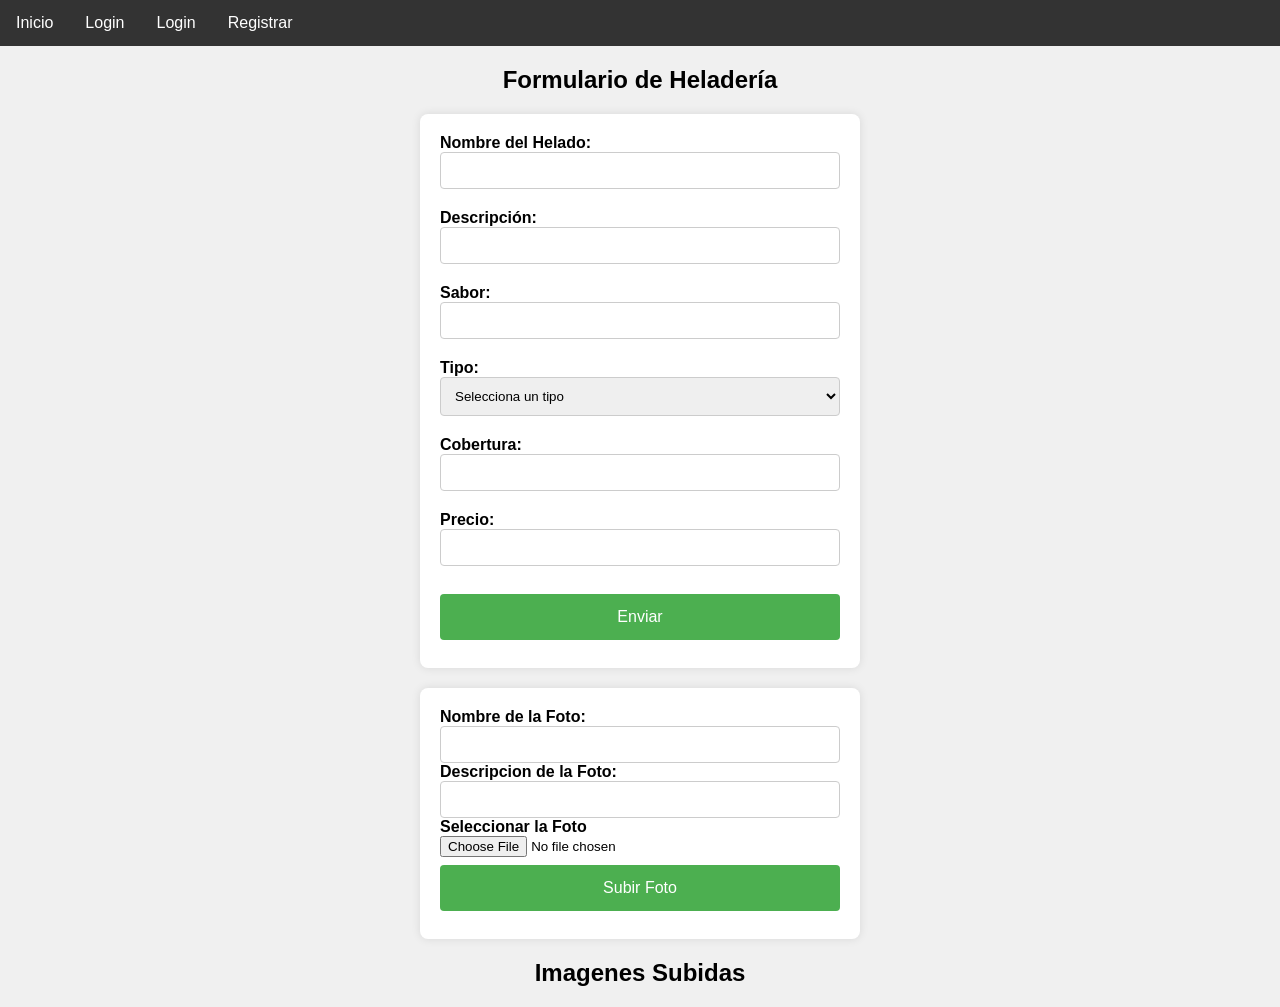
<file: pagina_principal/index.html>
<!DOCTYPE html>
<html lang="en">
<head>
    <meta charset="UTF-8">
    <meta name="viewport" content="width=device-width, initial-scale=1.0">
    <link rel="stylesheet" href="css/estiloformulario.css">
    <title>Formulario de Heladería</title>
</head>
<body>
    <nav>
        <ul>
            <li><a href="index.html">Inicio</a></li>
            <li><a href="listardatos.html">Login</a></li>
            <li><a href="login.html">Login</a></li>
            <li><a href="registro.html">Registrar</a></li>
        </ul>
    </nav>
    
    <h2>Formulario de Heladería</h2>

    <form id="formulario-heladeria" action="/guardar_helado" method="post">
        <div>
            <label for="nombre">Nombre del Helado:</label>
            <input type="text" id="nombre" name="nombre" required>
        </div>
        <div>
            <label for="descripcion">Descripción:</label>
            <input type="text" id="descripcion" name="descripcion" required>
        </div>
        <div>
            <label for="sabor">Sabor:</label>
            <input type="text" id="sabor" name="sabor" required>
        </div>
        <div>
            <label for="tipo">Tipo:</label>
            <select id="tipo" name="tipo" required>
                <option value="" disabled selected>Selecciona un tipo</option>
                <option value="crema">Crema</option>
                <option value="sorbete">Sorbete</option>
                <option value="yogur">Yogur</option>
                <option value="vegano">Vegano</option>
            </select>
        </div>
        <div>
            <label for="cobertura">Cobertura:</label>
            <input type="text" id="cobertura" name="cobertura" required>
        </div>
        <div>
            <label for="precio">Precio:</label>
            <input type="number" id="precio" name="precio" required>
        </div>
        <input type="submit" value="Enviar">
    </form>

    <form action="/subir_imagenes" method="post" enctype="multipart/form-data">
        <label for="nombre">Nombre de la Foto:</label>
        <input type="text" id="nombre" name="nombre" required>
        <br>
        <label for="descripcion">Descripcion de la Foto:</label>
        <input type="text" id="descripcion" name="descripcion">
        <br>
        <label for="imagen">Seleccionar la Foto</label>
        <input type="file" id="imagen" name="imagen" required>
        <br>
        <input type="submit" value="Subir Foto"> 
    </form>

    <h2>Imagenes Subidas</h2>
    <div id="imagenesSubidas">

    </div>

    <script>

    </script>
</body>
</html>
</file>
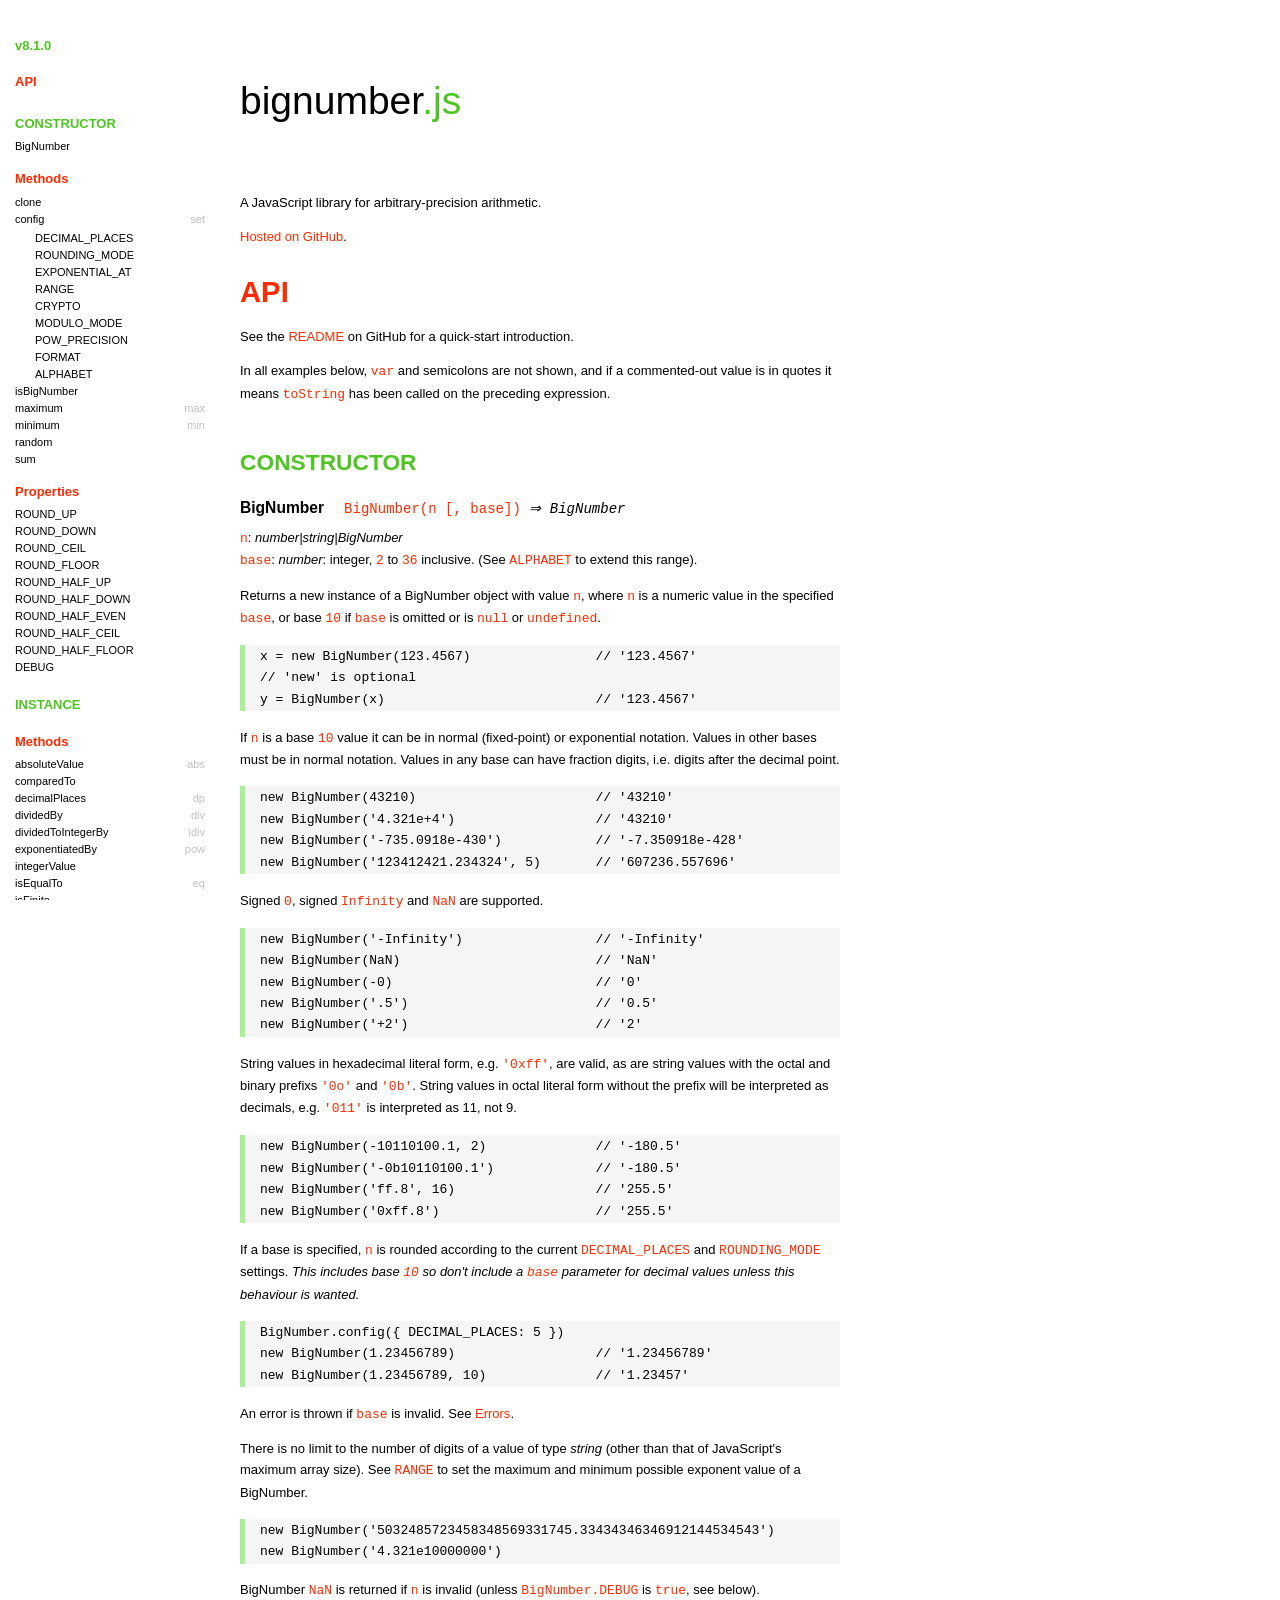
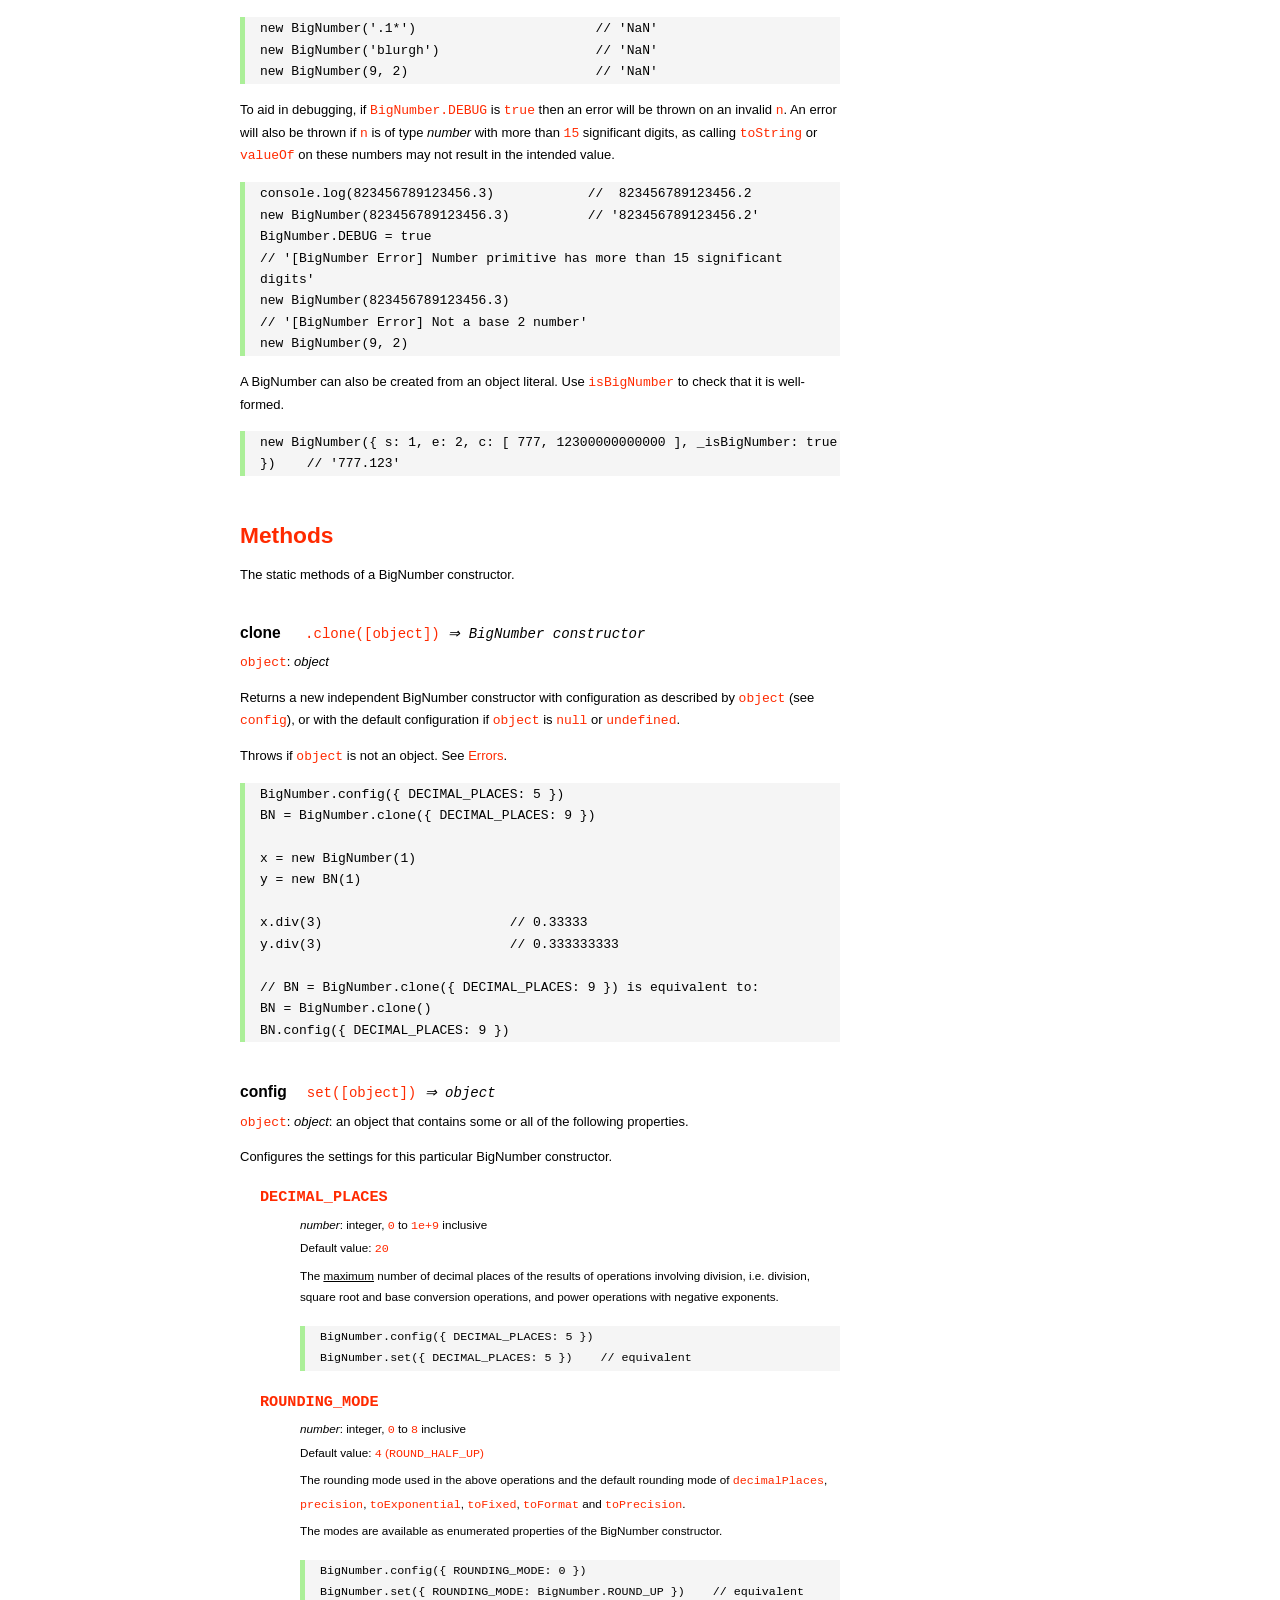
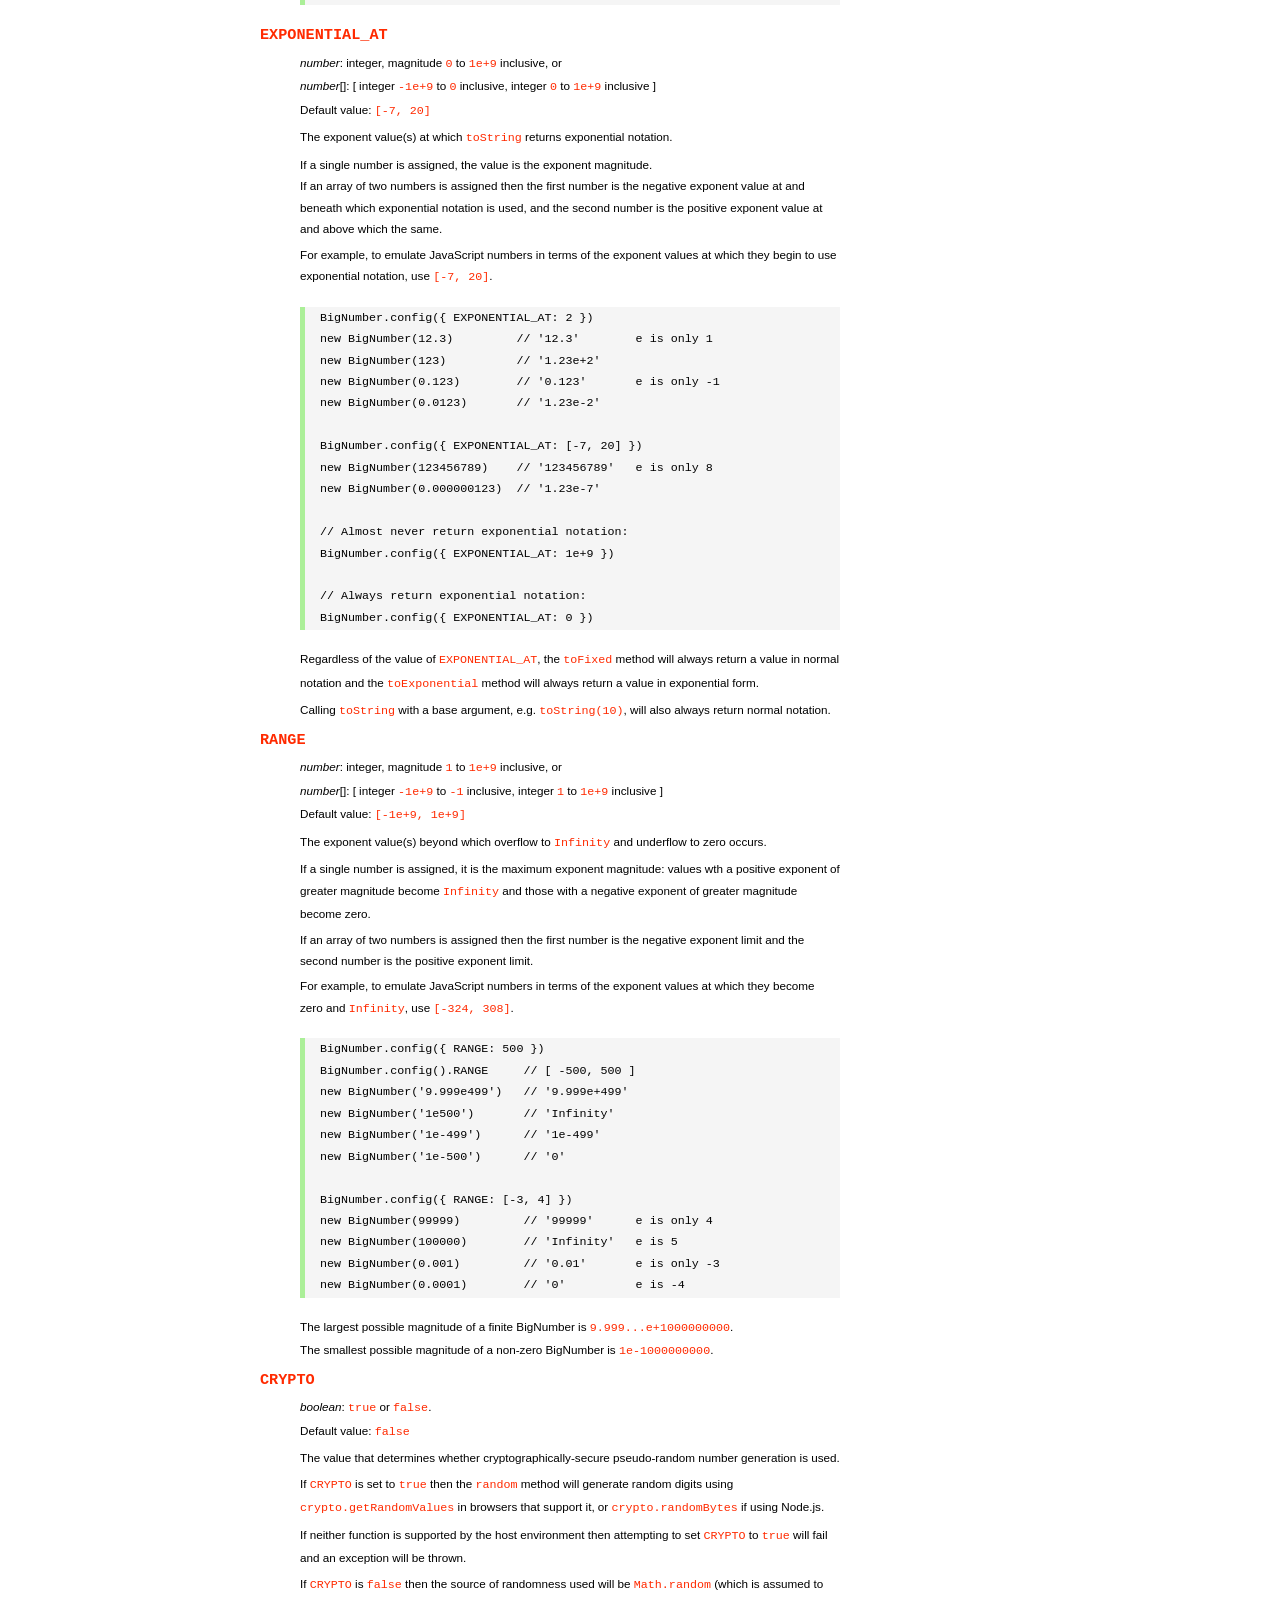
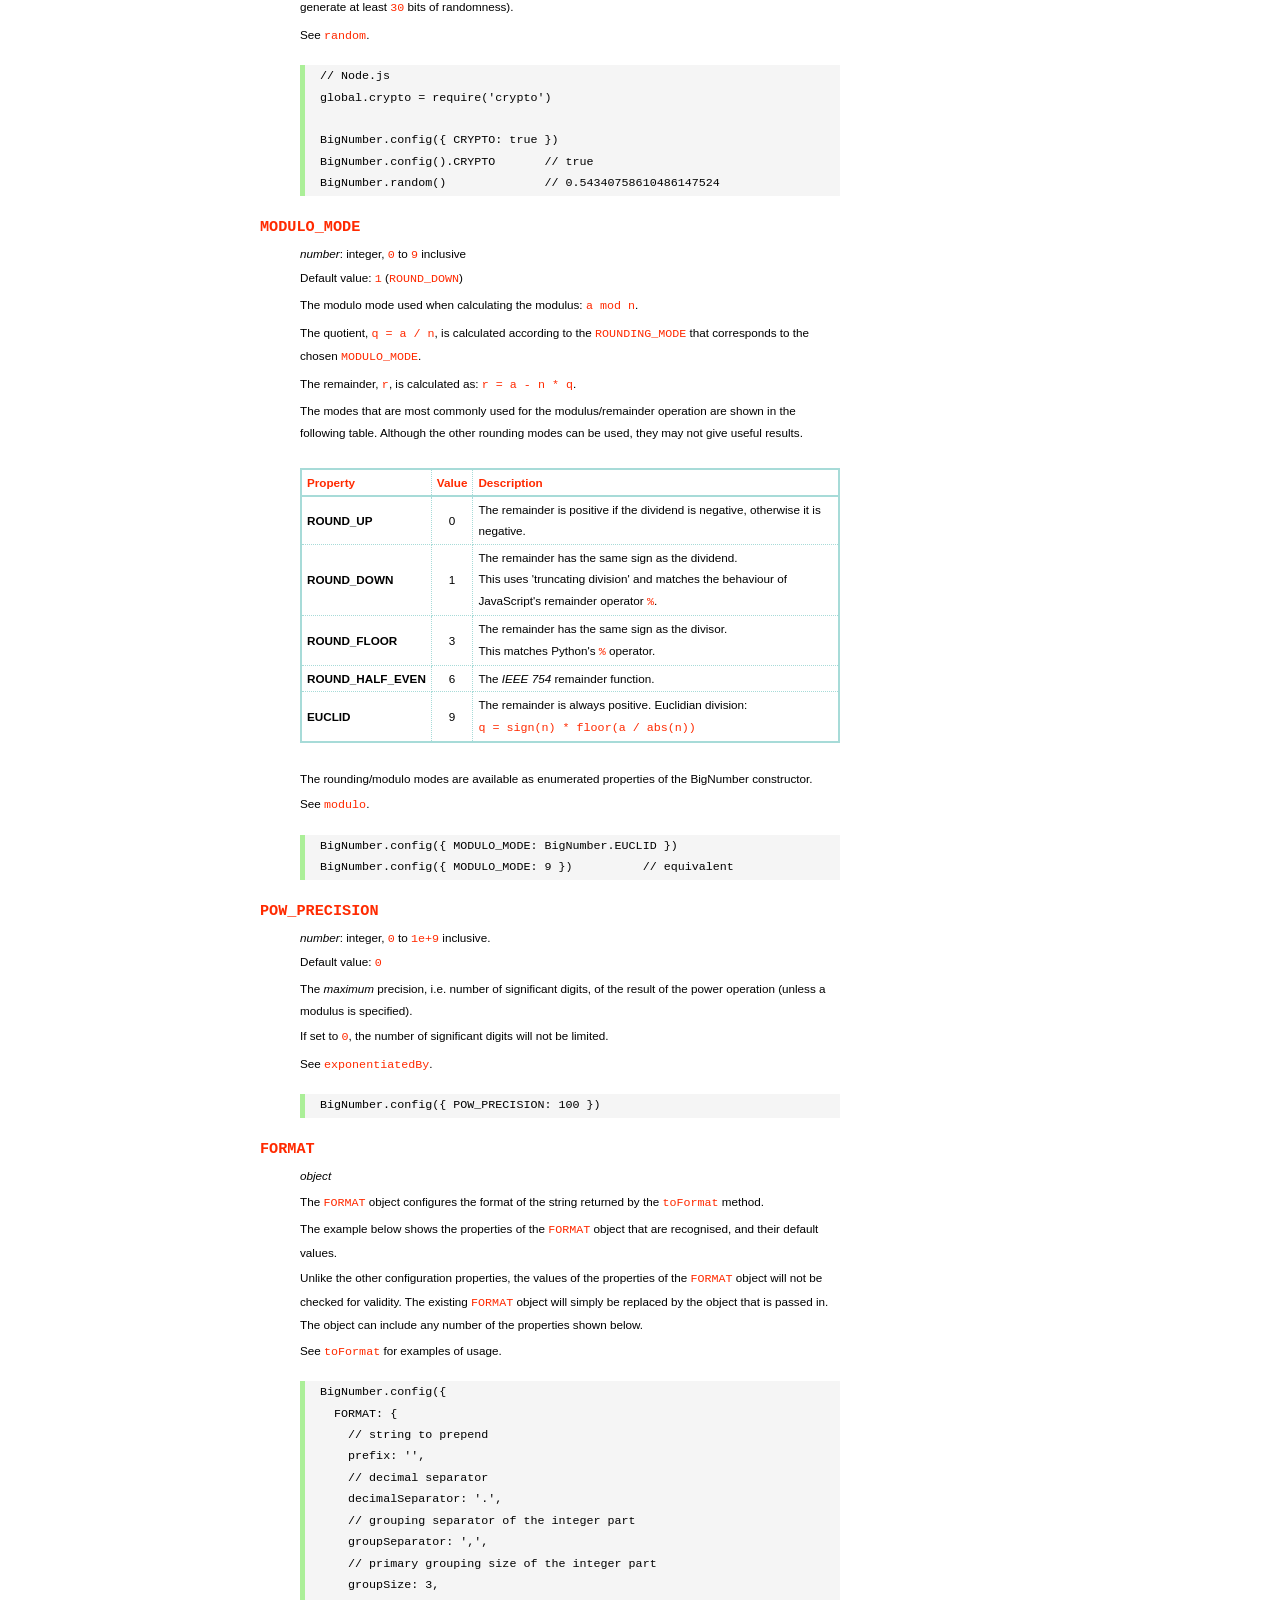
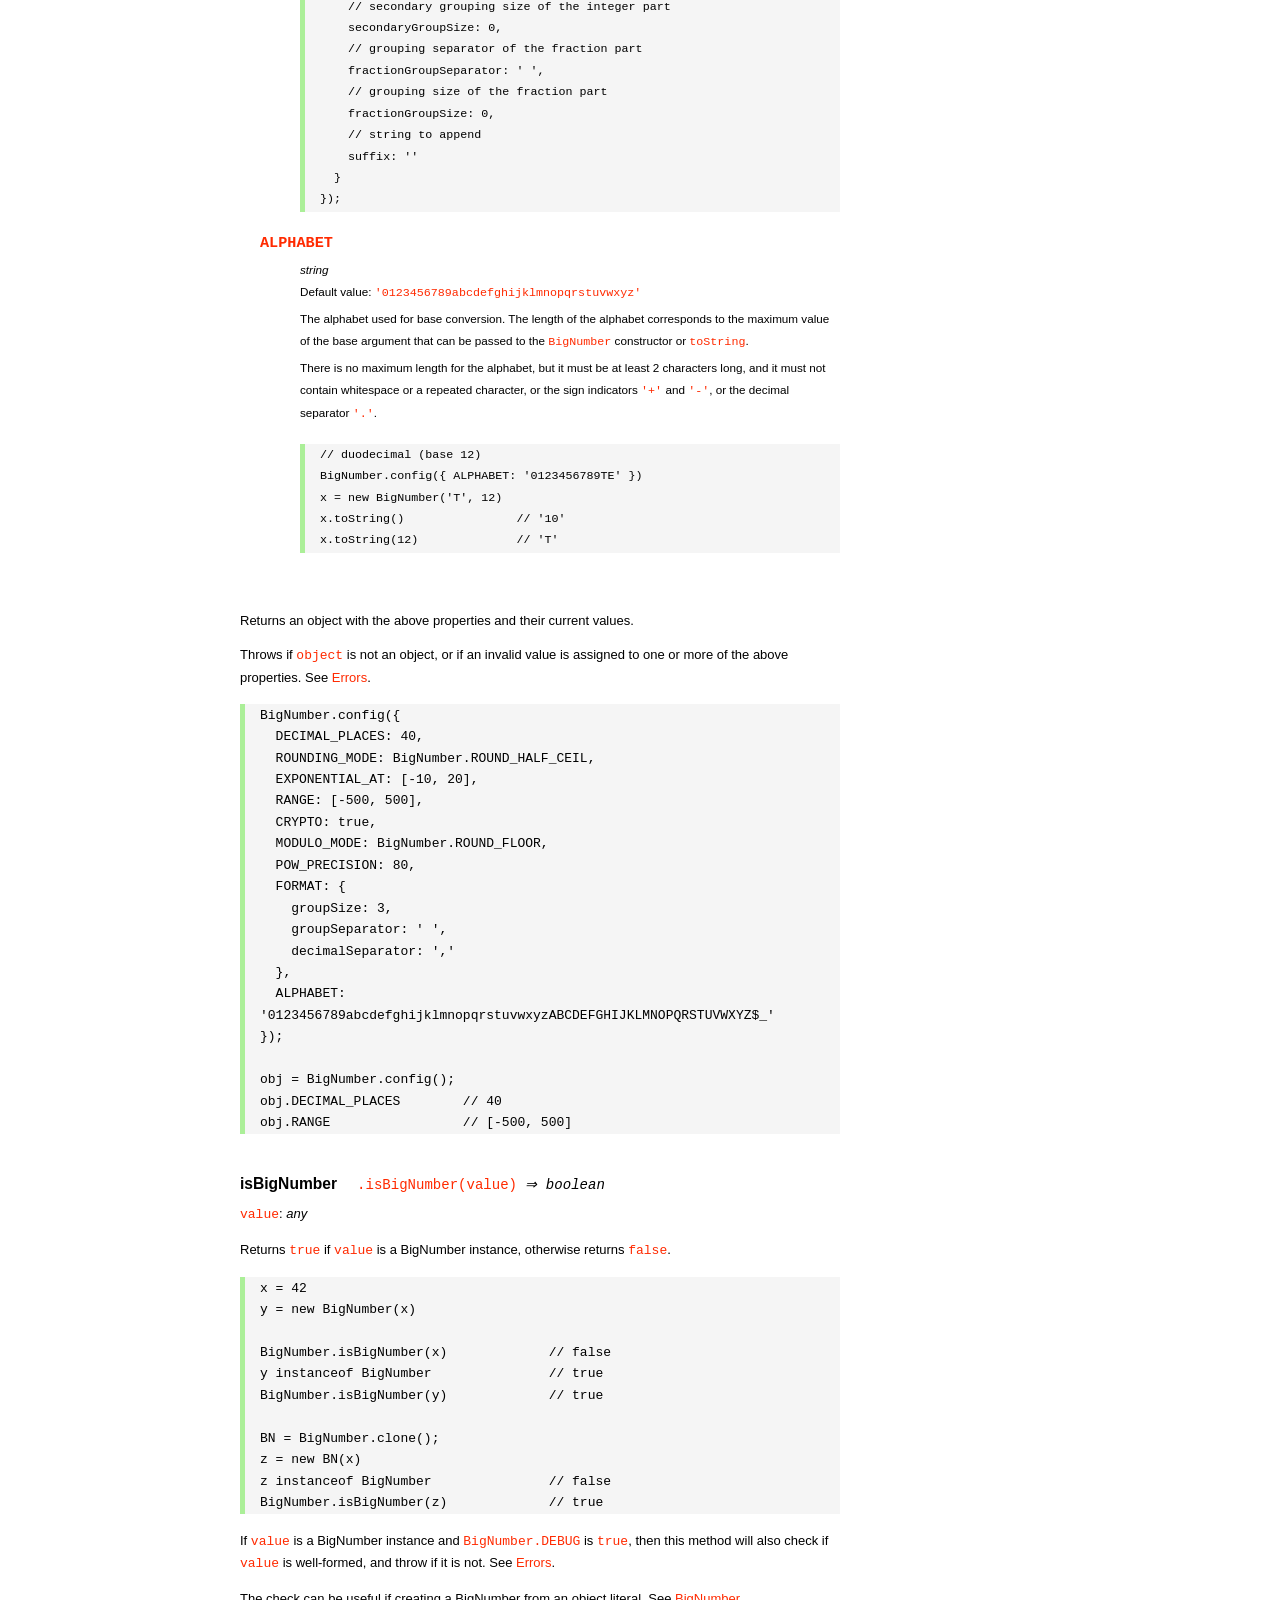
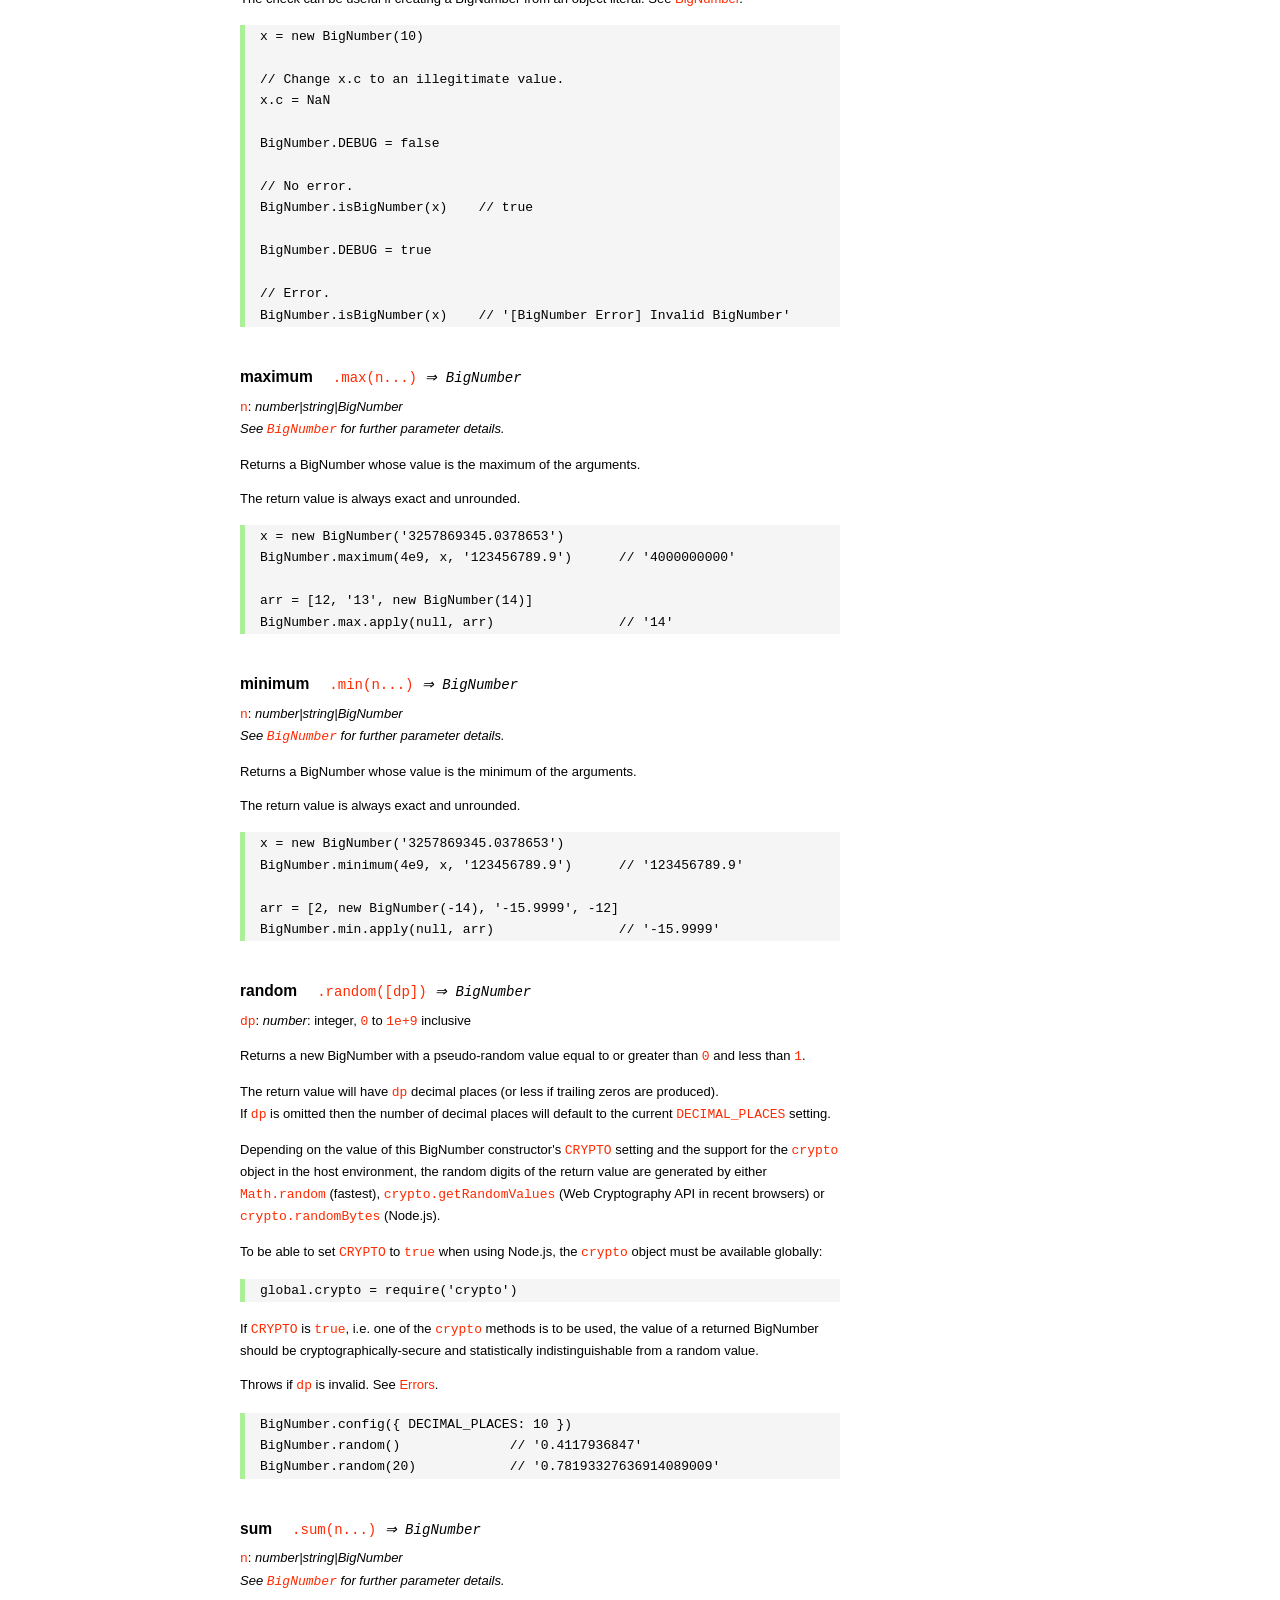
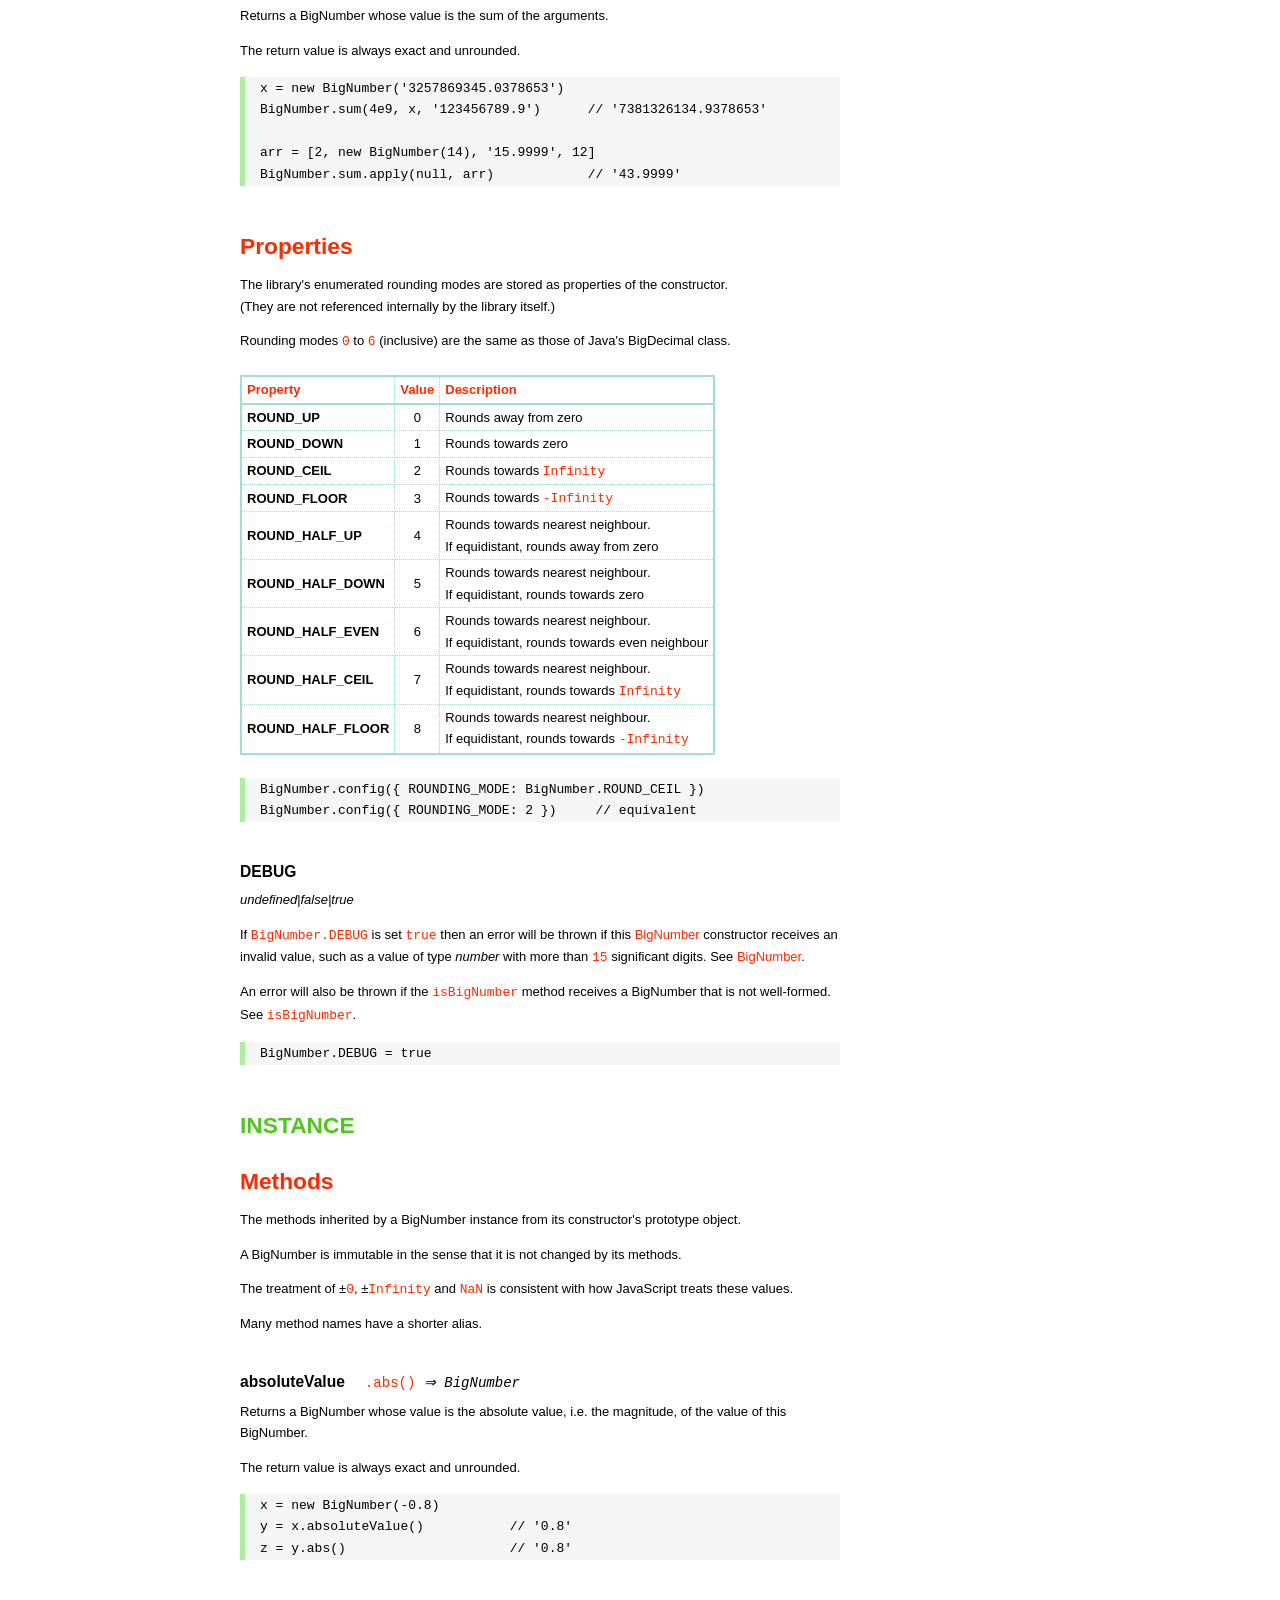
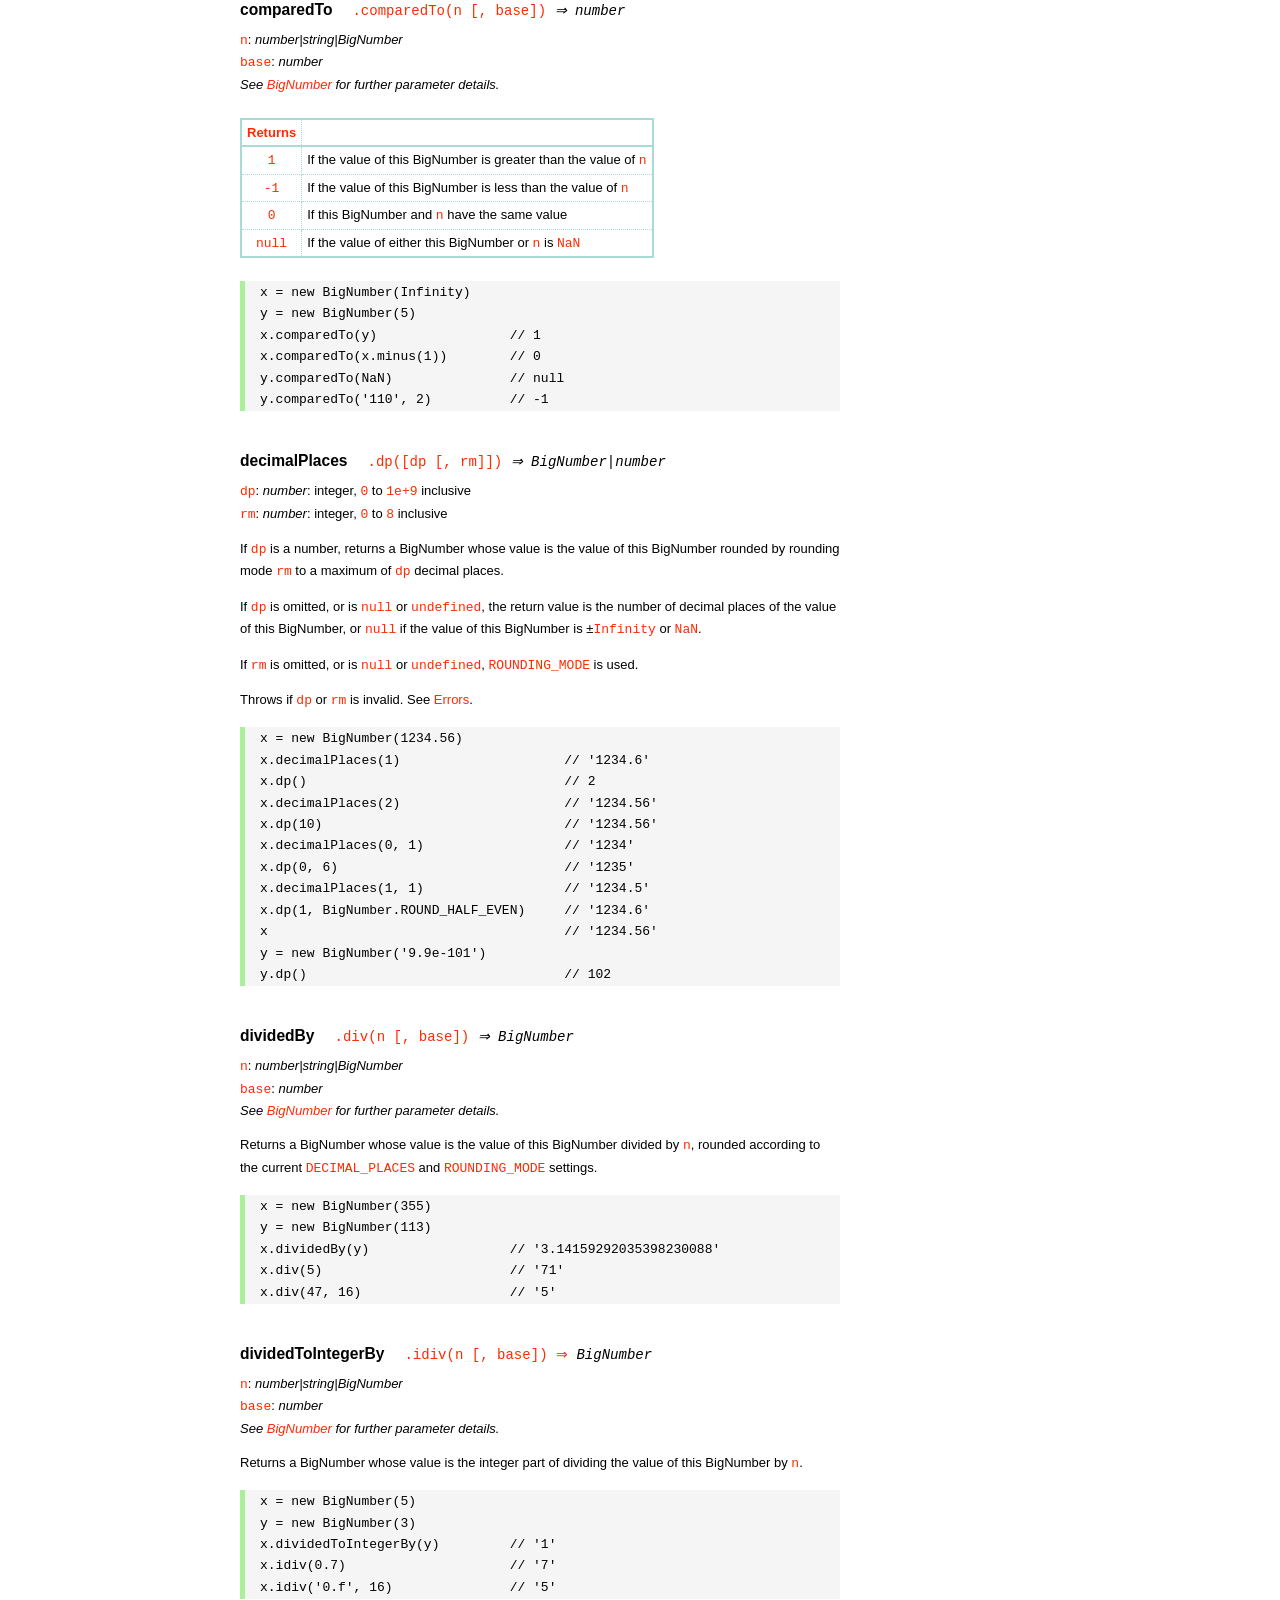
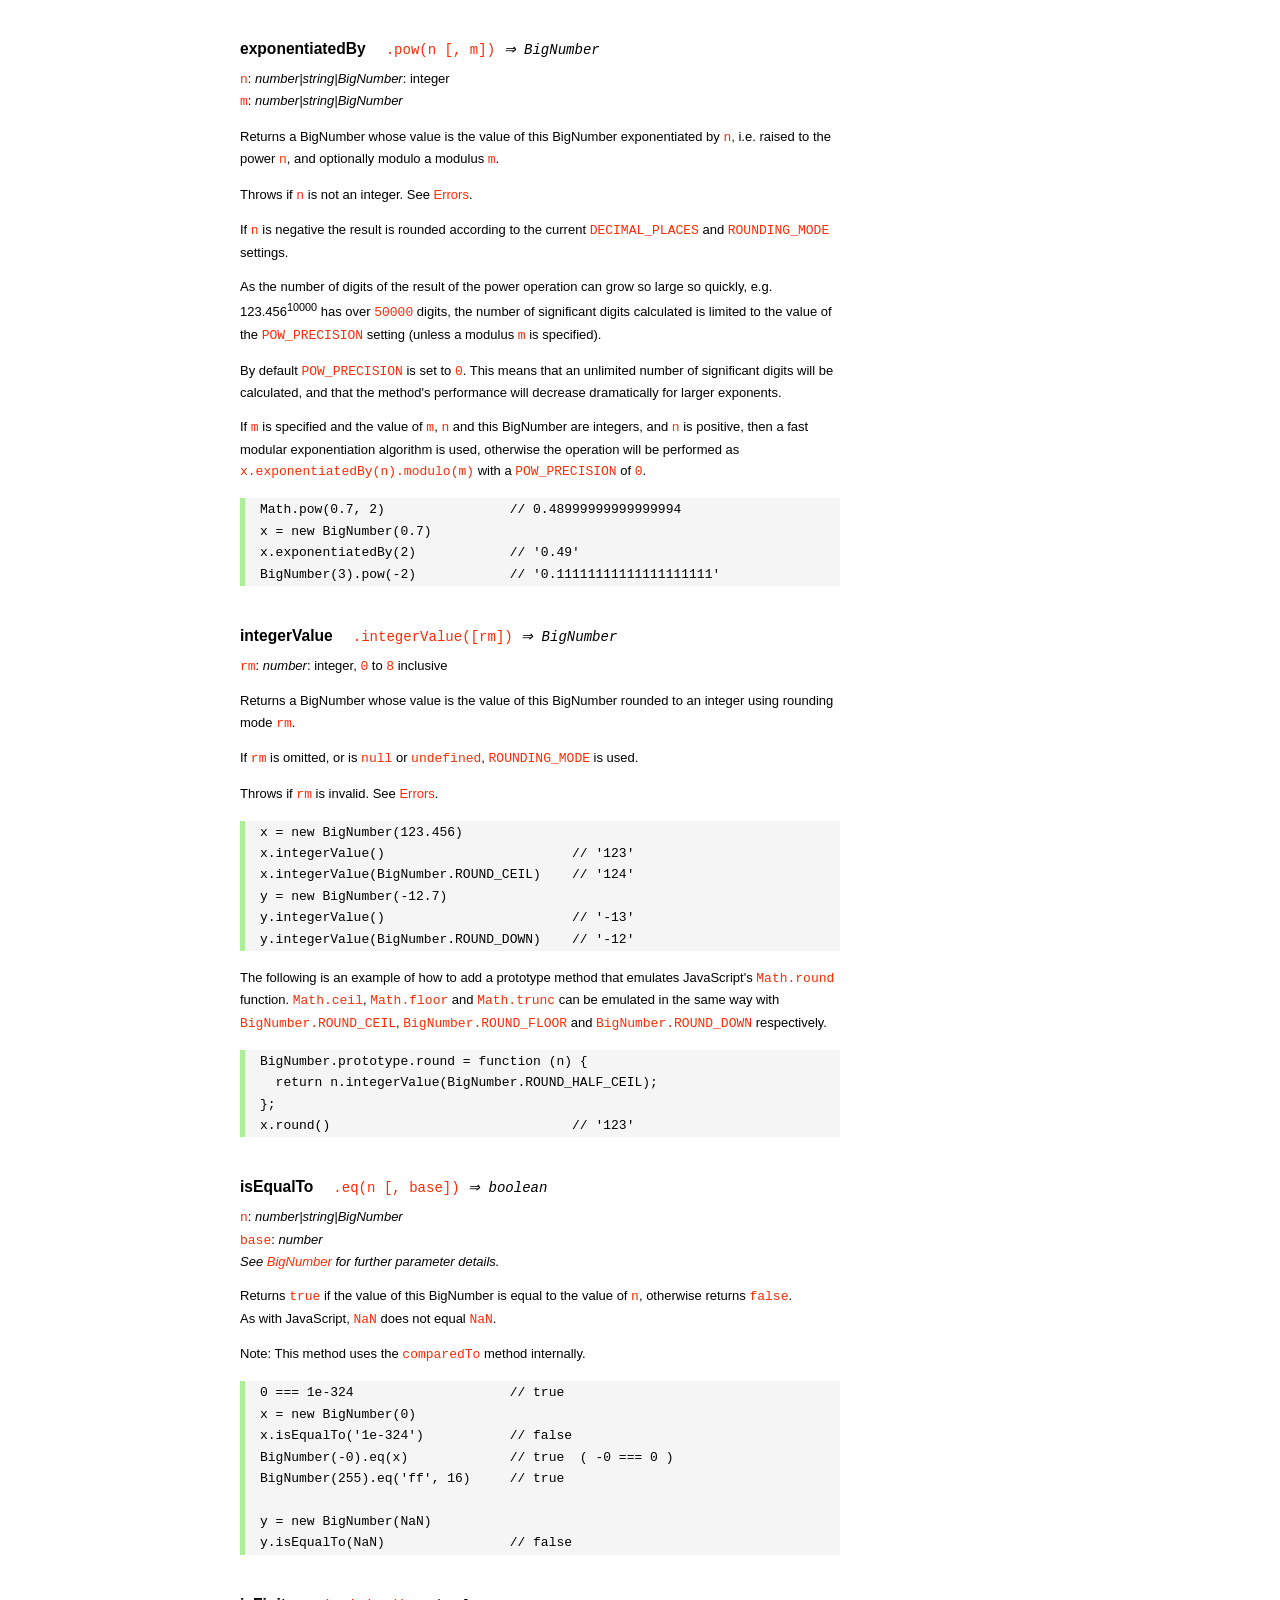
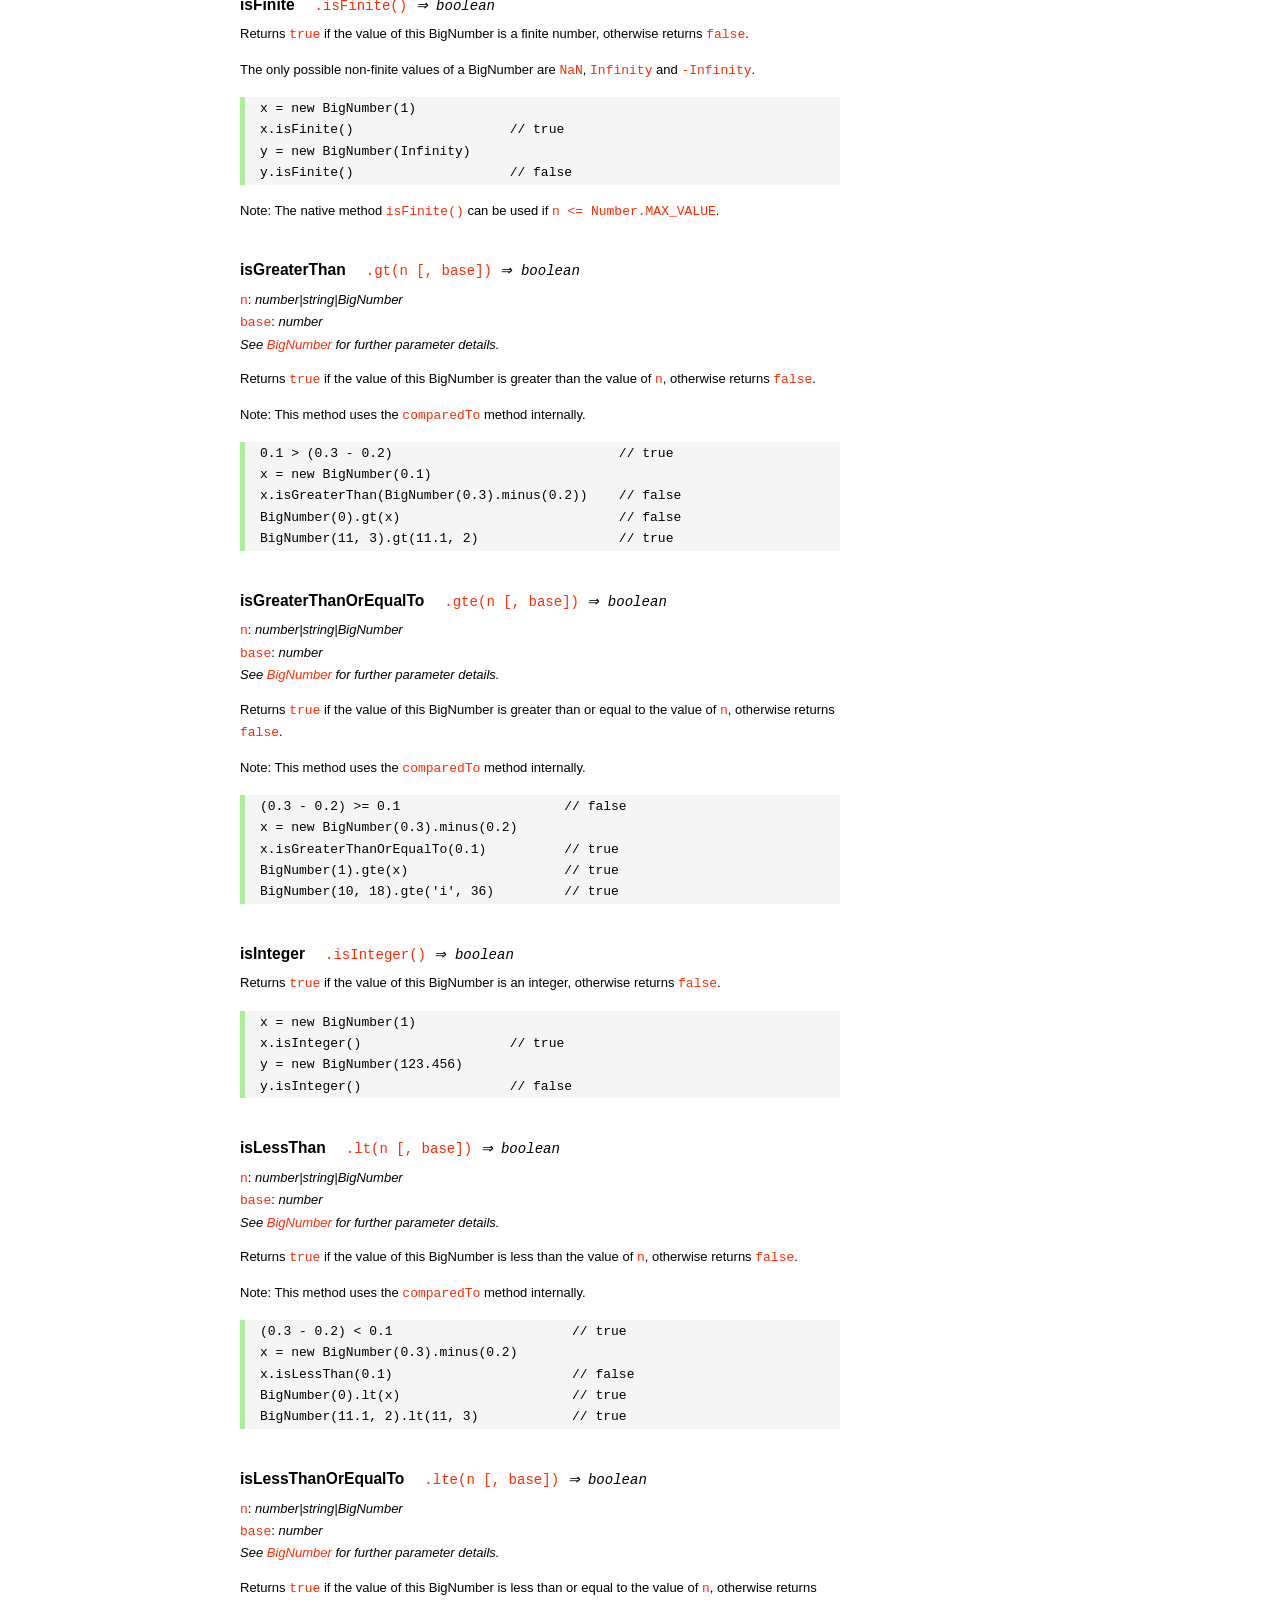
<file: node_modules/bignumber.js/doc/API.html>
<!DOCTYPE HTML>
<html>
<head>
<meta charset="utf-8">
<meta http-equiv="X-UA-Compatible" content="IE=edge">
<meta name="Author" content="M Mclaughlin">
<title>bignumber.js API</title>
<style>
html{font-size:100%}
body{background:#fff;font-family:"Helvetica Neue",Helvetica,Arial,sans-serif;font-size:13px;
  line-height:1.65em;min-height:100%;margin:0}
body,i{color:#000}
.nav{background:#fff;position:fixed;top:0;bottom:0;left:0;width:200px;overflow-y:auto;
  padding:15px 0 30px 15px}
div.container{width:600px;margin:50px 0 50px 240px}
p{margin:0 0 1em;width:600px}
pre,ul{margin:1em 0}
h1,h2,h3,h4,h5{margin:0;padding:1.5em 0 0}
h1,h2{padding:.75em 0}
h1{font:400 3em Verdana,sans-serif;color:#000;margin-bottom:1em}
h2{font-size:2.25em;color:#ff2a00}
h3{font-size:1.75em;color:#4dc71f}
h4{font-size:1.75em;color:#ff2a00;padding-bottom:.75em}
h5{font-size:1.2em;margin-bottom:.4em}
h6{font-size:1.1em;margin-bottom:0.8em;padding:0.5em 0}
dd{padding-top:.35em}
dt{padding-top:.5em}
b{font-weight:700}
dt b{font-size:1.3em}
a,a:visited{color:#ff2a00;text-decoration:none}
a:active,a:hover{outline:0;text-decoration:underline}
.nav a,.nav b,.nav a:visited{display:block;color:#ff2a00;font-weight:700; margin-top:15px}
.nav b{color:#4dc71f;margin-top:20px;cursor:default;width:auto}
ul{list-style-type:none;padding:0 0 0 20px}
.nav ul{line-height:14px;padding-left:0;margin:5px 0 0}
.nav ul a,.nav ul a:visited,span{display:inline;color:#000;font-family:Verdana,Geneva,sans-serif;
  font-size:11px;font-weight:400;margin:0}
.inset,ul.inset{margin-left:20px}
.inset{font-size:.9em}
.nav li{width:auto;margin:0 0 3px}
.alias{font-style:italic;margin-left:20px}
table{border-collapse:collapse;border-spacing:0;border:2px solid #a7dbd8;margin:1.75em 0;padding:0}
td,th{text-align:left;margin:0;padding:2px 5px;border:1px dotted #a7dbd8}
th{border-top:2px solid #a7dbd8;border-bottom:2px solid #a7dbd8;color:#ff2a00}
code,pre{font-family:Consolas, monaco, monospace;font-weight:400}
pre{background:#f5f5f5;white-space:pre-wrap;word-wrap:break-word;border-left:5px solid #abef98;
  padding:1px 0 1px 15px;margin:1.2em 0}
code,.nav-title{color:#ff2a00}
.end{margin-bottom:25px}
.centre{text-align:center}
.error-table{font-size:13px;width:100%}
#faq{margin:3em 0 0}
li span{float:right;margin-right:10px;color:#c0c0c0}
#js{font:inherit;color:#4dc71f}
</style>
</head>
<body>

  <div class="nav">

    <b>v8.1.0</b>

	<a class='nav-title' href="#">API</a>

    <b> CONSTRUCTOR </b>
    <ul>
      <li><a href="#bignumber">BigNumber</a></li>
    </ul>

    <a href="#methods">Methods</a>
    <ul>
      <li><a href="#clone">clone</a></li>
      <li><a href="#config" >config</a><span>set</span></li>
      <li>
        <ul class="inset">
          <li><a href="#decimal-places">DECIMAL_PLACES</a></li>
          <li><a href="#rounding-mode" >ROUNDING_MODE</a></li>
          <li><a href="#exponential-at">EXPONENTIAL_AT</a></li>
          <li><a href="#range"         >RANGE</a></li>
          <li><a href="#crypto"        >CRYPTO</a></li>
          <li><a href="#modulo-mode"   >MODULO_MODE</a></li>
          <li><a href="#pow-precision" >POW_PRECISION</a></li>
          <li><a href="#format"        >FORMAT</a></li>
          <li><a href="#alphabet"      >ALPHABET</a></li>
        </ul>
      </li>
      <li><a href="#isBigNumber">isBigNumber</a></li>
      <li><a href="#max"        >maximum</a><span>max</span></li>
      <li><a href="#min"        >minimum</a><span>min</span></li>
      <li><a href="#random"     >random</a></li>
      <li><a href="#sum"        >sum</a></li>
    </ul>

    <a href="#constructor-properties">Properties</a>
    <ul>
      <li><a href="#round-up"        >ROUND_UP</a></li>
      <li><a href="#round-down"      >ROUND_DOWN</a></li>
      <li><a href="#round-ceil"      >ROUND_CEIL</a></li>
      <li><a href="#round-floor"     >ROUND_FLOOR</a></li>
      <li><a href="#round-half-up"   >ROUND_HALF_UP</a></li>
      <li><a href="#round-half-down" >ROUND_HALF_DOWN</a></li>
      <li><a href="#round-half-even" >ROUND_HALF_EVEN</a></li>
      <li><a href="#round-half-ceil" >ROUND_HALF_CEIL</a></li>
      <li><a href="#round-half-floor">ROUND_HALF_FLOOR</a></li>
      <li><a href="#debug"           >DEBUG</a></li>
    </ul>

    <b> INSTANCE </b>

    <a href="#prototype-methods">Methods</a>
    <ul>
      <li><a href="#abs"    >absoluteValue         </a><span>abs</span>  </li>
      <li><a href="#cmp"    >comparedTo            </a>                  </li>
      <li><a href="#dp"     >decimalPlaces         </a><span>dp</span>   </li>
      <li><a href="#div"    >dividedBy             </a><span>div</span>  </li>
      <li><a href="#divInt" >dividedToIntegerBy    </a><span>idiv</span> </li>
      <li><a href="#pow"    >exponentiatedBy       </a><span>pow</span>  </li>
      <li><a href="#int"    >integerValue          </a>                  </li>
      <li><a href="#eq"     >isEqualTo             </a><span>eq</span>   </li>
      <li><a href="#isF"    >isFinite              </a>                  </li>
      <li><a href="#gt"     >isGreaterThan         </a><span>gt</span>   </li>
      <li><a href="#gte"    >isGreaterThanOrEqualTo</a><span>gte</span>  </li>
      <li><a href="#isInt"  >isInteger             </a>                  </li>
      <li><a href="#lt"     >isLessThan            </a><span>lt</span>   </li>
      <li><a href="#lte"    >isLessThanOrEqualTo   </a><span>lte</span>  </li>
      <li><a href="#isNaN"  >isNaN                 </a>                  </li>
      <li><a href="#isNeg"  >isNegative            </a>                  </li>
      <li><a href="#isPos"  >isPositive            </a>                  </li>
      <li><a href="#isZ"    >isZero                </a>                  </li>
      <li><a href="#minus"  >minus                 </a>                  </li>
      <li><a href="#mod"    >modulo                </a><span>mod</span>  </li>
      <li><a href="#times"  >multipliedBy          </a><span>times</span></li>
      <li><a href="#neg"    >negated               </a>                  </li>
      <li><a href="#plus"   >plus                  </a>                  </li>
      <li><a href="#sd"     >precision             </a><span>sd</span>   </li>
      <li><a href="#shift"  >shiftedBy             </a>                  </li>
      <li><a href="#sqrt"   >squareRoot            </a><span>sqrt</span> </li>
      <li><a href="#toE"    >toExponential         </a>                  </li>
      <li><a href="#toFix"  >toFixed               </a>                  </li>
      <li><a href="#toFor"  >toFormat              </a>                  </li>
      <li><a href="#toFr"   >toFraction            </a>                  </li>
      <li><a href="#toJSON" >toJSON                </a>                  </li>
      <li><a href="#toN"    >toNumber              </a>                  </li>
      <li><a href="#toP"    >toPrecision           </a>                  </li>
      <li><a href="#toS"    >toString              </a>                  </li>
      <li><a href="#valueOf">valueOf               </a>                  </li>
    </ul>

    <a href="#instance-properties">Properties</a>
    <ul>
      <li><a href="#coefficient">c: coefficient</a></li>
      <li><a href="#exponent"   >e: exponent</a></li>
      <li><a href="#sign"       >s: sign</a></li>
    </ul>

    <a href="#zero-nan-infinity">Zero, NaN &amp; Infinity</a>
    <a href="#Errors">Errors</a>
    <a href="#type-coercion">Type coercion</a>
    <a class='end' href="#faq">FAQ</a>

  </div>

  <div class="container">

    <h1>bignumber<span id='js'>.js</span></h1>

    <p>A JavaScript library for arbitrary-precision arithmetic.</p>
    <p><a href="https://github.com/MikeMcl/bignumber.js">Hosted on GitHub</a>. </p>

    <h2>API</h2>

    <p>
      See the <a href='https://github.com/MikeMcl/bignumber.js'>README</a> on GitHub for a
      quick-start introduction.
    </p>
    <p>
      In all examples below, <code>var</code> and semicolons are not shown, and if a commented-out
      value is in quotes it means <code>toString</code> has been called on the preceding expression.
    </p>


    <h3>CONSTRUCTOR</h3>


    <h5 id="bignumber">
      BigNumber<code class='inset'>BigNumber(n [, base]) <i>&rArr; BigNumber</i></code>
    </h5>
    <p>
      <code>n</code>: <i>number|string|BigNumber</i><br />
      <code>base</code>: <i>number</i>: integer, <code>2</code> to <code>36</code> inclusive. (See
      <a href='#alphabet'><code>ALPHABET</code></a> to extend this range).
    </p>
    <p>
      Returns a new instance of a BigNumber object with value <code>n</code>, where <code>n</code>
      is a numeric value in the specified <code>base</code>, or base <code>10</code> if
      <code>base</code> is omitted or is <code>null</code> or <code>undefined</code>.
    </p>
    <pre>
x = new BigNumber(123.4567)                // '123.4567'
// 'new' is optional
y = BigNumber(x)                           // '123.4567'</pre>
    <p>
      If <code>n</code> is a base <code>10</code> value it can be in normal (fixed-point) or
      exponential notation. Values in other bases must be in normal notation. Values in any base can
      have fraction digits, i.e. digits after the decimal point.
    </p>
    <pre>
new BigNumber(43210)                       // '43210'
new BigNumber('4.321e+4')                  // '43210'
new BigNumber('-735.0918e-430')            // '-7.350918e-428'
new BigNumber('123412421.234324', 5)       // '607236.557696'</pre>
    <p>
      Signed <code>0</code>, signed <code>Infinity</code> and <code>NaN</code> are supported.
    </p>
    <pre>
new BigNumber('-Infinity')                 // '-Infinity'
new BigNumber(NaN)                         // 'NaN'
new BigNumber(-0)                          // '0'
new BigNumber('.5')                        // '0.5'
new BigNumber('+2')                        // '2'</pre>
    <p>
      String values in hexadecimal literal form, e.g. <code>'0xff'</code>, are valid, as are
      string values with the octal and binary prefixs <code>'0o'</code> and <code>'0b'</code>.
      String values in octal literal form without the prefix will be interpreted as
      decimals, e.g. <code>'011'</code> is interpreted as 11, not 9.
    </p>
    <pre>
new BigNumber(-10110100.1, 2)              // '-180.5'
new BigNumber('-0b10110100.1')             // '-180.5'
new BigNumber('ff.8', 16)                  // '255.5'
new BigNumber('0xff.8')                    // '255.5'</pre>
    <p>
      If a base is specified, <code>n</code> is rounded according to the current
      <a href='#decimal-places'><code>DECIMAL_PLACES</code></a> and
      <a href='#rounding-mode'><code>ROUNDING_MODE</code></a> settings. <em>This includes base
      <code>10</code> so don't include a <code>base</code> parameter for decimal values unless
      this behaviour is wanted.</em>
    </p>
    <pre>BigNumber.config({ DECIMAL_PLACES: 5 })
new BigNumber(1.23456789)                  // '1.23456789'
new BigNumber(1.23456789, 10)              // '1.23457'</pre>
    <p>An error is thrown if <code>base</code> is invalid. See <a href='#Errors'>Errors</a>.</p>
    <p>
      There is no limit to the number of digits of a value of type <em>string</em> (other than
      that of JavaScript's maximum array size). See <a href='#range'><code>RANGE</code></a> to set
      the maximum and minimum possible exponent value of a BigNumber.
    </p>
    <pre>
new BigNumber('5032485723458348569331745.33434346346912144534543')
new BigNumber('4.321e10000000')</pre>
    <p>BigNumber <code>NaN</code> is returned if <code>n</code> is invalid
    (unless <code>BigNumber.DEBUG</code> is <code>true</code>, see below).</p>
    <pre>
new BigNumber('.1*')                       // 'NaN'
new BigNumber('blurgh')                    // 'NaN'
new BigNumber(9, 2)                        // 'NaN'</pre>
    <p>
      To aid in debugging, if <code>BigNumber.DEBUG</code> is <code>true</code> then an error will
      be thrown on an invalid <code>n</code>. An error will also be thrown if <code>n</code> is of
      type <em>number</em> with more than <code>15</code> significant digits, as calling
      <code><a href='#toS'>toString</a></code> or <code><a href='#valueOf'>valueOf</a></code> on
      these numbers may not result in the intended value.
    </p>
      <pre>
console.log(823456789123456.3)            //  823456789123456.2
new BigNumber(823456789123456.3)          // '823456789123456.2'
BigNumber.DEBUG = true
// '[BigNumber Error] Number primitive has more than 15 significant digits'
new BigNumber(823456789123456.3)
// '[BigNumber Error] Not a base 2 number'
new BigNumber(9, 2)</pre>
    <p>
      A BigNumber can also be created from an object literal.
      Use <code><a href='#isBigNumber'>isBigNumber</a></code> to check that it is well-formed.
    </p>
    <pre>new BigNumber({ s: 1, e: 2, c: [ 777, 12300000000000 ], _isBigNumber: true })    // '777.123'</pre>




    <h4 id="methods">Methods</h4>
     <p>The static methods of a BigNumber constructor.</p>




    <h5 id="clone">clone
      <code class='inset'>.clone([object]) <i>&rArr; BigNumber constructor</i></code>
    </h5>
    <p><code>object</code>: <i>object</i></p>
    <p>
      Returns a new independent BigNumber constructor with configuration as described by
      <code>object</code> (see <a href='#config'><code>config</code></a>), or with the default
      configuration if <code>object</code> is <code>null</code> or <code>undefined</code>.
    </p>
    <p>
      Throws if <code>object</code> is not an object. See <a href='#Errors'>Errors</a>.
    </p>
    <pre>BigNumber.config({ DECIMAL_PLACES: 5 })
BN = BigNumber.clone({ DECIMAL_PLACES: 9 })

x = new BigNumber(1)
y = new BN(1)

x.div(3)                        // 0.33333
y.div(3)                        // 0.333333333

// BN = BigNumber.clone({ DECIMAL_PLACES: 9 }) is equivalent to:
BN = BigNumber.clone()
BN.config({ DECIMAL_PLACES: 9 })</pre>



    <h5 id="config">config<code class='inset'>set([object]) <i>&rArr; object</i></code></h5>
    <p>
      <code>object</code>: <i>object</i>: an object that contains some or all of the following
      properties.
    </p>
    <p>Configures the settings for this particular BigNumber constructor.</p>

    <dl class='inset'>
      <dt id="decimal-places"><code><b>DECIMAL_PLACES</b></code></dt>
      <dd>
        <i>number</i>: integer, <code>0</code> to <code>1e+9</code> inclusive<br />
        Default value: <code>20</code>
      </dd>
      <dd>
        The <u>maximum</u> number of decimal places of the results of operations involving
        division, i.e. division, square root and base conversion operations, and power
        operations with negative exponents.<br />
      </dd>
      <dd>
      <pre>BigNumber.config({ DECIMAL_PLACES: 5 })
BigNumber.set({ DECIMAL_PLACES: 5 })    // equivalent</pre>
      </dd>



      <dt id="rounding-mode"><code><b>ROUNDING_MODE</b></code></dt>
      <dd>
        <i>number</i>: integer, <code>0</code> to <code>8</code> inclusive<br />
        Default value: <code>4</code> <a href="#round-half-up">(<code>ROUND_HALF_UP</code>)</a>
      </dd>
      <dd>
        The rounding mode used in the above operations and the default rounding mode of
        <a href='#dp'><code>decimalPlaces</code></a>,
        <a href='#sd'><code>precision</code></a>,
        <a href='#toE'><code>toExponential</code></a>,
        <a href='#toFix'><code>toFixed</code></a>,
        <a href='#toFor'><code>toFormat</code></a> and
        <a href='#toP'><code>toPrecision</code></a>.
      </dd>
      <dd>The modes are available as enumerated properties of the BigNumber constructor.</dd>
       <dd>
      <pre>BigNumber.config({ ROUNDING_MODE: 0 })
BigNumber.set({ ROUNDING_MODE: BigNumber.ROUND_UP })    // equivalent</pre>
        </dd>



      <dt id="exponential-at"><code><b>EXPONENTIAL_AT</b></code></dt>
      <dd>
        <i>number</i>: integer, magnitude <code>0</code> to <code>1e+9</code> inclusive, or
        <br />
        <i>number</i>[]: [ integer <code>-1e+9</code> to <code>0</code> inclusive, integer
        <code>0</code> to <code>1e+9</code> inclusive ]<br />
        Default value: <code>[-7, 20]</code>
      </dd>
      <dd>
        The exponent value(s) at which <code>toString</code> returns exponential notation.
      </dd>
      <dd>
        If a single number is assigned, the value is the exponent magnitude.<br />
        If an array of two numbers is assigned then the first number is the negative exponent
        value at and beneath which exponential notation is used, and the second number is the
        positive exponent value at and above which the same.
      </dd>
      <dd>
        For example, to emulate JavaScript numbers in terms of the exponent values at which they
        begin to use exponential notation, use <code>[-7, 20]</code>.
      </dd>
      <dd>
      <pre>BigNumber.config({ EXPONENTIAL_AT: 2 })
new BigNumber(12.3)         // '12.3'        e is only 1
new BigNumber(123)          // '1.23e+2'
new BigNumber(0.123)        // '0.123'       e is only -1
new BigNumber(0.0123)       // '1.23e-2'

BigNumber.config({ EXPONENTIAL_AT: [-7, 20] })
new BigNumber(123456789)    // '123456789'   e is only 8
new BigNumber(0.000000123)  // '1.23e-7'

// Almost never return exponential notation:
BigNumber.config({ EXPONENTIAL_AT: 1e+9 })

// Always return exponential notation:
BigNumber.config({ EXPONENTIAL_AT: 0 })</pre>
      </dd>
      <dd>
        Regardless of the value of <code>EXPONENTIAL_AT</code>, the <code>toFixed</code> method
        will always return a value in normal notation and the <code>toExponential</code> method
        will always return a value in exponential form.
      </dd>
      <dd>
        Calling <code>toString</code> with a base argument, e.g. <code>toString(10)</code>, will
        also always return normal notation.
      </dd>



      <dt id="range"><code><b>RANGE</b></code></dt>
      <dd>
        <i>number</i>: integer, magnitude <code>1</code> to <code>1e+9</code> inclusive, or
        <br />
        <i>number</i>[]: [ integer <code>-1e+9</code> to <code>-1</code> inclusive, integer
        <code>1</code> to <code>1e+9</code> inclusive ]<br />
        Default value: <code>[-1e+9, 1e+9]</code>
      </dd>
      <dd>
        The exponent value(s) beyond which overflow to <code>Infinity</code> and underflow to
        zero occurs.
      </dd>
      <dd>
        If a single number is assigned, it is the maximum exponent magnitude: values wth a
        positive exponent of greater magnitude become <code>Infinity</code> and those with a
        negative exponent of greater magnitude become zero.
      <dd>
        If an array of two numbers is assigned then the first number is the negative exponent
        limit and the second number is the positive exponent limit.
      </dd>
      <dd>
        For example, to emulate JavaScript numbers in terms of the exponent values at which they
        become zero and <code>Infinity</code>, use <code>[-324, 308]</code>.
      </dd>
      <dd>
      <pre>BigNumber.config({ RANGE: 500 })
BigNumber.config().RANGE     // [ -500, 500 ]
new BigNumber('9.999e499')   // '9.999e+499'
new BigNumber('1e500')       // 'Infinity'
new BigNumber('1e-499')      // '1e-499'
new BigNumber('1e-500')      // '0'

BigNumber.config({ RANGE: [-3, 4] })
new BigNumber(99999)         // '99999'      e is only 4
new BigNumber(100000)        // 'Infinity'   e is 5
new BigNumber(0.001)         // '0.01'       e is only -3
new BigNumber(0.0001)        // '0'          e is -4</pre>
      </dd>
      <dd>
        The largest possible magnitude of a finite BigNumber is
        <code>9.999...e+1000000000</code>.<br />
        The smallest possible magnitude of a non-zero BigNumber is <code>1e-1000000000</code>.
      </dd>



      <dt id="crypto"><code><b>CRYPTO</b></code></dt>
      <dd>
        <i>boolean</i>: <code>true</code> or <code>false</code>.<br />
        Default value: <code>false</code>
      </dd>
      <dd>
        The value that determines whether cryptographically-secure pseudo-random number
        generation is used.
      </dd>
      <dd>
        If <code>CRYPTO</code> is set to <code>true</code> then the
        <a href='#random'><code>random</code></a> method will generate random digits using
        <code>crypto.getRandomValues</code> in browsers that support it, or
        <code>crypto.randomBytes</code> if using Node.js.
      </dd>
      <dd>
        If neither function is supported by the host environment then attempting to set
        <code>CRYPTO</code> to <code>true</code> will fail and an exception will be thrown.
      </dd>
      <dd>
        If <code>CRYPTO</code> is <code>false</code> then the source of randomness used will be
        <code>Math.random</code> (which is assumed to generate at least <code>30</code> bits of
        randomness).
      </dd>
      <dd>See <a href='#random'><code>random</code></a>.</dd>
      <dd>
      <pre>
// Node.js
global.crypto = require('crypto')

BigNumber.config({ CRYPTO: true })
BigNumber.config().CRYPTO       // true
BigNumber.random()              // 0.54340758610486147524</pre>
      </dd>



      <dt id="modulo-mode"><code><b>MODULO_MODE</b></code></dt>
      <dd>
        <i>number</i>: integer, <code>0</code> to <code>9</code> inclusive<br />
        Default value: <code>1</code> (<a href="#round-down"><code>ROUND_DOWN</code></a>)
      </dd>
      <dd>The modulo mode used when calculating the modulus: <code>a mod n</code>.</dd>
      <dd>
        The quotient, <code>q = a / n</code>, is calculated according to the
        <a href='#rounding-mode'><code>ROUNDING_MODE</code></a> that corresponds to the chosen
        <code>MODULO_MODE</code>.
      </dd>
      <dd>The remainder, <code>r</code>, is calculated as: <code>r = a - n * q</code>.</dd>
      <dd>
        The modes that are most commonly used for the modulus/remainder operation are shown in
        the following table. Although the other rounding modes can be used, they may not give
        useful results.
      </dd>
      <dd>
        <table>
          <tr><th>Property</th><th>Value</th><th>Description</th></tr>
          <tr>
            <td><b>ROUND_UP</b></td><td class='centre'>0</td>
            <td>
              The remainder is positive if the dividend is negative, otherwise it is negative.
            </td>
          </tr>
          <tr>
            <td><b>ROUND_DOWN</b></td><td class='centre'>1</td>
            <td>
              The remainder has the same sign as the dividend.<br />
              This uses 'truncating division' and matches the behaviour of JavaScript's
              remainder operator <code>%</code>.
            </td>
          </tr>
          <tr>
            <td><b>ROUND_FLOOR</b></td><td class='centre'>3</td>
            <td>
              The remainder has the same sign as the divisor.<br />
              This matches Python's <code>%</code> operator.
            </td>
          </tr>
          <tr>
            <td><b>ROUND_HALF_EVEN</b></td><td class='centre'>6</td>
            <td>The <i>IEEE 754</i> remainder function.</td>
          </tr>
           <tr>
             <td><b>EUCLID</b></td><td class='centre'>9</td>
             <td>
               The remainder is always positive. Euclidian division: <br />
               <code>q = sign(n) * floor(a / abs(n))</code>
             </td>
           </tr>
        </table>
      </dd>
      <dd>
        The rounding/modulo modes are available as enumerated properties of the BigNumber
        constructor.
      </dd>
      <dd>See <a href='#mod'><code>modulo</code></a>.</dd>
      <dd>
        <pre>BigNumber.config({ MODULO_MODE: BigNumber.EUCLID })
BigNumber.config({ MODULO_MODE: 9 })          // equivalent</pre>
      </dd>



      <dt id="pow-precision"><code><b>POW_PRECISION</b></code></dt>
      <dd>
        <i>number</i>: integer, <code>0</code> to <code>1e+9</code> inclusive.<br />
        Default value: <code>0</code>
      </dd>
      <dd>
        The <i>maximum</i> precision, i.e. number of significant digits, of the result of the power
        operation (unless a modulus is specified).
      </dd>
      <dd>If set to <code>0</code>, the number of significant digits will not be limited.</dd>
      <dd>See <a href='#pow'><code>exponentiatedBy</code></a>.</dd>
      <dd><pre>BigNumber.config({ POW_PRECISION: 100 })</pre></dd>



      <dt id="format"><code><b>FORMAT</b></code></dt>
      <dd><i>object</i></dd>
      <dd>
        The <code>FORMAT</code> object configures the format of the string returned by the
        <a href='#toFor'><code>toFormat</code></a> method.
      </dd>
      <dd>
        The example below shows the properties of the <code>FORMAT</code> object that are
        recognised, and their default values.
      </dd>
      <dd>
         Unlike the other configuration properties, the values of the properties of the
         <code>FORMAT</code> object will not be checked for validity. The existing
         <code>FORMAT</code> object will simply be replaced by the object that is passed in.
         The object can include any number of the properties shown below.
      </dd>
      <dd>See <a href='#toFor'><code>toFormat</code></a> for examples of usage.</dd>
      <dd>
      <pre>
BigNumber.config({
  FORMAT: {
    // string to prepend
    prefix: '',
    // decimal separator
    decimalSeparator: '.',
    // grouping separator of the integer part
    groupSeparator: ',',
    // primary grouping size of the integer part
    groupSize: 3,
    // secondary grouping size of the integer part
    secondaryGroupSize: 0,
    // grouping separator of the fraction part
    fractionGroupSeparator: ' ',
    // grouping size of the fraction part
    fractionGroupSize: 0,
    // string to append
    suffix: ''
  }
});</pre>
      </dd>



      <dt id="alphabet"><code><b>ALPHABET</b></code></dt>
      <dd>
        <i>string</i><br />
        Default value: <code>'0123456789abcdefghijklmnopqrstuvwxyz'</code>
      </dd>
      <dd>
        The alphabet used for base conversion. The length of the alphabet corresponds to the
        maximum value of the base argument that can be passed to the
        <a href='#bignumber'><code>BigNumber</code></a> constructor or
        <a href='#toS'><code>toString</code></a>.
      </dd>
      <dd>
        There is no maximum length for the alphabet, but it must be at least 2 characters long, and
        it must not contain whitespace or a repeated character, or the sign indicators
        <code>'+'</code> and <code>'-'</code>, or the decimal separator <code>'.'</code>.
      </dd>
      <dd>
        <pre>// duodecimal (base 12)
BigNumber.config({ ALPHABET: '0123456789TE' })
x = new BigNumber('T', 12)
x.toString()                // '10'
x.toString(12)              // 'T'</pre>
      </dd>



    </dl>
    <br /><br />
    <p>Returns an object with the above properties and their current values.</p>
    <p>
      Throws if <code>object</code> is not an object, or if an invalid value is assigned to
      one or more of the above properties. See <a href='#Errors'>Errors</a>.
    </p>
    <pre>
BigNumber.config({
  DECIMAL_PLACES: 40,
  ROUNDING_MODE: BigNumber.ROUND_HALF_CEIL,
  EXPONENTIAL_AT: [-10, 20],
  RANGE: [-500, 500],
  CRYPTO: true,
  MODULO_MODE: BigNumber.ROUND_FLOOR,
  POW_PRECISION: 80,
  FORMAT: {
    groupSize: 3,
    groupSeparator: ' ',
    decimalSeparator: ','
  },
  ALPHABET: '0123456789abcdefghijklmnopqrstuvwxyzABCDEFGHIJKLMNOPQRSTUVWXYZ$_'
});

obj = BigNumber.config();
obj.DECIMAL_PLACES        // 40
obj.RANGE                 // [-500, 500]</pre>



    <h5 id="isBigNumber">
      isBigNumber<code class='inset'>.isBigNumber(value) <i>&rArr; boolean</i></code>
    </h5>
    <p><code>value</code>: <i>any</i><br /></p>
    <p>
      Returns <code>true</code> if <code>value</code> is a BigNumber instance, otherwise returns
      <code>false</code>.
    </p>
    <pre>x = 42
y = new BigNumber(x)

BigNumber.isBigNumber(x)             // false
y instanceof BigNumber               // true
BigNumber.isBigNumber(y)             // true

BN = BigNumber.clone();
z = new BN(x)
z instanceof BigNumber               // false
BigNumber.isBigNumber(z)             // true</pre>
    <p>
      If <code>value</code> is a BigNumber instance and <code>BigNumber.DEBUG</code> is <code>true</code>,
      then this method will also check if <code>value</code> is well-formed, and throw if it is not.
      See <a href='#Errors'>Errors</a>.
    </p>
    <p>
      The check can be useful if creating a BigNumber from an object literal.
      See <a href='#bignumber'>BigNumber</a>.
    </p>
    <pre>
x = new BigNumber(10)

// Change x.c to an illegitimate value.
x.c = NaN

BigNumber.DEBUG = false

// No error.
BigNumber.isBigNumber(x)    // true

BigNumber.DEBUG = true

// Error.
BigNumber.isBigNumber(x)    // '[BigNumber Error] Invalid BigNumber'</pre>



    <h5 id="max">maximum<code class='inset'>.max(n...) <i>&rArr; BigNumber</i></code></h5>
    <p>
      <code>n</code>: <i>number|string|BigNumber</i><br />
      <i>See <code><a href="#bignumber">BigNumber</a></code> for further parameter details.</i>
    </p>
    <p>
      Returns a BigNumber whose value is the maximum of the arguments.
    </p>
    <p>The return value is always exact and unrounded.</p>
    <pre>x = new BigNumber('3257869345.0378653')
BigNumber.maximum(4e9, x, '123456789.9')      // '4000000000'

arr = [12, '13', new BigNumber(14)]
BigNumber.max.apply(null, arr)                // '14'</pre>



    <h5 id="min">minimum<code class='inset'>.min(n...) <i>&rArr; BigNumber</i></code></h5>
    <p>
      <code>n</code>: <i>number|string|BigNumber</i><br />
      <i>See <code><a href="#bignumber">BigNumber</a></code> for further parameter details.</i>
    </p>
    <p>
      Returns a BigNumber whose value is the minimum of the arguments.
    </p>
    <p>The return value is always exact and unrounded.</p>
    <pre>x = new BigNumber('3257869345.0378653')
BigNumber.minimum(4e9, x, '123456789.9')      // '123456789.9'

arr = [2, new BigNumber(-14), '-15.9999', -12]
BigNumber.min.apply(null, arr)                // '-15.9999'</pre>



    <h5 id="random">
      random<code class='inset'>.random([dp]) <i>&rArr; BigNumber</i></code>
    </h5>
    <p><code>dp</code>: <i>number</i>: integer, <code>0</code> to <code>1e+9</code> inclusive</p>
    <p>
      Returns a new BigNumber with a pseudo-random value equal to or greater than <code>0</code> and
      less than <code>1</code>.
    </p>
    <p>
      The return value will have <code>dp</code> decimal places (or less if trailing zeros are
      produced).<br />
      If <code>dp</code> is omitted then the number of decimal places will default to the current
      <a href='#decimal-places'><code>DECIMAL_PLACES</code></a> setting.
    </p>
    <p>
      Depending on the value of this BigNumber constructor's
      <a href='#crypto'><code>CRYPTO</code></a> setting and the support for the
      <code>crypto</code> object in the host environment, the random digits of the return value are
      generated by either <code>Math.random</code> (fastest), <code>crypto.getRandomValues</code>
      (Web Cryptography API in recent browsers) or <code>crypto.randomBytes</code> (Node.js).
    </p>
    <p>
      To be able to set <a href='#crypto'><code>CRYPTO</code></a> to <code>true</code> when using
      Node.js, the <code>crypto</code> object must be available globally:
    </p>
    <pre>global.crypto = require('crypto')</pre>
    <p>
      If <a href='#crypto'><code>CRYPTO</code></a> is <code>true</code>, i.e. one of the
      <code>crypto</code> methods is to be used, the value of a returned BigNumber should be
      cryptographically-secure and statistically indistinguishable from a random value.
    </p>
    <p>
      Throws if <code>dp</code> is invalid. See <a href='#Errors'>Errors</a>.
    </p>
    <pre>BigNumber.config({ DECIMAL_PLACES: 10 })
BigNumber.random()              // '0.4117936847'
BigNumber.random(20)            // '0.78193327636914089009'</pre>



    <h5 id="sum">sum<code class='inset'>.sum(n...) <i>&rArr; BigNumber</i></code></h5>
    <p>
      <code>n</code>: <i>number|string|BigNumber</i><br />
      <i>See <code><a href="#bignumber">BigNumber</a></code> for further parameter details.</i>
    </p>
    <p>Returns a BigNumber whose value is the sum of the arguments.</p>
    <p>The return value is always exact and unrounded.</p>
    <pre>x = new BigNumber('3257869345.0378653')
BigNumber.sum(4e9, x, '123456789.9')      // '7381326134.9378653'

arr = [2, new BigNumber(14), '15.9999', 12]
BigNumber.sum.apply(null, arr)            // '43.9999'</pre>



    <h4 id="constructor-properties">Properties</h4>
    <p>
      The library's enumerated rounding modes are stored as properties of the constructor.<br />
      (They are not referenced internally by the library itself.)
    </p>
    <p>
      Rounding modes <code>0</code> to <code>6</code> (inclusive) are the same as those of Java's
      BigDecimal class.
    </p>
    <table>
      <tr>
        <th>Property</th>
        <th>Value</th>
        <th>Description</th>
      </tr>
      <tr>
        <td id="round-up"><b>ROUND_UP</b></td>
        <td class='centre'>0</td>
        <td>Rounds away from zero</td>
      </tr>
      <tr>
        <td id="round-down"><b>ROUND_DOWN</b></td>
        <td class='centre'>1</td>
        <td>Rounds towards zero</td>
      </tr>
      <tr>
        <td id="round-ceil"><b>ROUND_CEIL</b></td>
        <td class='centre'>2</td>
        <td>Rounds towards <code>Infinity</code></td>
      </tr>
      <tr>
        <td id="round-floor"><b>ROUND_FLOOR</b></td>
        <td class='centre'>3</td>
        <td>Rounds towards <code>-Infinity</code></td>
      </tr>
      <tr>
        <td id="round-half-up"><b>ROUND_HALF_UP</b></td>
        <td class='centre'>4</td>
        <td>
          Rounds towards nearest neighbour.<br />
          If equidistant, rounds away from zero
        </td>
      </tr>
      <tr>
        <td id="round-half-down"><b>ROUND_HALF_DOWN</b></td>
        <td class='centre'>5</td>
        <td>
          Rounds towards nearest neighbour.<br />
          If equidistant, rounds towards zero
        </td>
      </tr>
      <tr>
        <td id="round-half-even"><b>ROUND_HALF_EVEN</b></td>
        <td class='centre'>6</td>
        <td>
          Rounds towards nearest neighbour.<br />
          If equidistant, rounds towards even neighbour
        </td>
      </tr>
      <tr>
        <td id="round-half-ceil"><b>ROUND_HALF_CEIL</b></td>
        <td class='centre'>7</td>
        <td>
          Rounds towards nearest neighbour.<br />
          If equidistant, rounds towards <code>Infinity</code>
        </td>
      </tr>
      <tr>
        <td id="round-half-floor"><b>ROUND_HALF_FLOOR</b></td>
        <td class='centre'>8</td>
        <td>
          Rounds towards nearest neighbour.<br />
          If equidistant, rounds towards <code>-Infinity</code>
        </td>
      </tr>
    </table>
    <pre>
BigNumber.config({ ROUNDING_MODE: BigNumber.ROUND_CEIL })
BigNumber.config({ ROUNDING_MODE: 2 })     // equivalent</pre>

    <h5 id="debug">DEBUG</h5>
    <p><i>undefined|false|true</i></p>
    <p>
      If <code>BigNumber.DEBUG</code> is set <code>true</code> then an error will be thrown
      if this <a href='#bignumber'>BigNumber</a> constructor receives an invalid value, such as
      a value of type <em>number</em> with more than <code>15</code> significant digits.
      See <a href='#bignumber'>BigNumber</a>.
    </p>
    <p>
      An error will also be thrown if the <code><a href='#isBigNumber'>isBigNumber</a></code>
      method receives a BigNumber that is not well-formed.
      See <code><a href='#isBigNumber'>isBigNumber</a></code>.
    </p>
    <pre>BigNumber.DEBUG = true</pre>


    <h3>INSTANCE</h3>


    <h4 id="prototype-methods">Methods</h4>
    <p>The methods inherited by a BigNumber instance from its constructor's prototype object.</p>
    <p>A BigNumber is immutable in the sense that it is not changed by its methods. </p>
    <p>
      The treatment of &plusmn;<code>0</code>, &plusmn;<code>Infinity</code> and <code>NaN</code> is
      consistent with how JavaScript treats these values.
    </p>
    <p>Many method names have a shorter alias.</p>



    <h5 id="abs">absoluteValue<code class='inset'>.abs() <i>&rArr; BigNumber</i></code></h5>
    <p>
      Returns a BigNumber whose value is the absolute value, i.e. the magnitude, of the value of
      this BigNumber.
    </p>
    <p>The return value is always exact and unrounded.</p>
    <pre>
x = new BigNumber(-0.8)
y = x.absoluteValue()           // '0.8'
z = y.abs()                     // '0.8'</pre>



    <h5 id="cmp">
      comparedTo<code class='inset'>.comparedTo(n [, base]) <i>&rArr; number</i></code>
    </h5>
    <p>
      <code>n</code>: <i>number|string|BigNumber</i><br />
      <code>base</code>: <i>number</i><br />
      <i>See <a href="#bignumber">BigNumber</a> for further parameter details.</i>
    </p>
    <table>
      <tr><th>Returns</th><th>&nbsp;</th></tr>
      <tr>
        <td class='centre'><code>1</code></td>
        <td>If the value of this BigNumber is greater than the value of <code>n</code></td>
      </tr>
      <tr>
        <td class='centre'><code>-1</code></td>
        <td>If the value of this BigNumber is less than the value of <code>n</code></td>
      </tr>
      <tr>
        <td class='centre'><code>0</code></td>
        <td>If this BigNumber and <code>n</code> have the same value</td>
      </tr>
       <tr>
        <td class='centre'><code>null</code></td>
        <td>If the value of either this BigNumber or <code>n</code> is <code>NaN</code></td>
      </tr>
    </table>
    <pre>
x = new BigNumber(Infinity)
y = new BigNumber(5)
x.comparedTo(y)                 // 1
x.comparedTo(x.minus(1))        // 0
y.comparedTo(NaN)               // null
y.comparedTo('110', 2)          // -1</pre>



    <h5 id="dp">
      decimalPlaces<code class='inset'>.dp([dp [, rm]]) <i>&rArr; BigNumber|number</i></code>
    </h5>
    <p>
      <code>dp</code>: <i>number</i>: integer, <code>0</code> to <code>1e+9</code> inclusive<br />
      <code>rm</code>: <i>number</i>: integer, <code>0</code> to <code>8</code> inclusive
    </p>
    <p>
      If <code>dp</code> is a number, returns a BigNumber whose value is the value of this BigNumber
      rounded by rounding mode <code>rm</code> to a maximum of <code>dp</code> decimal places.
    </p>
    <p>
      If <code>dp</code> is omitted, or is <code>null</code> or <code>undefined</code>, the return
      value is the number of decimal places of the value of this BigNumber, or <code>null</code> if
      the value of this BigNumber is &plusmn;<code>Infinity</code> or <code>NaN</code>.
    </p>
    <p>
      If <code>rm</code> is omitted, or is <code>null</code> or <code>undefined</code>,
      <a href='#rounding-mode'><code>ROUNDING_MODE</code></a> is used.
    </p>
    <p>
      Throws if <code>dp</code> or <code>rm</code> is invalid. See <a href='#Errors'>Errors</a>.
    </p>
    <pre>
x = new BigNumber(1234.56)
x.decimalPlaces(1)                     // '1234.6'
x.dp()                                 // 2
x.decimalPlaces(2)                     // '1234.56'
x.dp(10)                               // '1234.56'
x.decimalPlaces(0, 1)                  // '1234'
x.dp(0, 6)                             // '1235'
x.decimalPlaces(1, 1)                  // '1234.5'
x.dp(1, BigNumber.ROUND_HALF_EVEN)     // '1234.6'
x                                      // '1234.56'
y = new BigNumber('9.9e-101')
y.dp()                                 // 102</pre>



    <h5 id="div">dividedBy<code class='inset'>.div(n [, base]) <i>&rArr; BigNumber</i></code>
    </h5>
    <p>
      <code>n</code>: <i>number|string|BigNumber</i><br />
      <code>base</code>: <i>number</i><br />
      <i>See <a href="#bignumber">BigNumber</a> for further parameter details.</i>
    </p>
    <p>
      Returns a BigNumber whose value is the value of this BigNumber divided by
      <code>n</code>, rounded according to the current
      <a href='#decimal-places'><code>DECIMAL_PLACES</code></a> and
      <a href='#rounding-mode'><code>ROUNDING_MODE</code></a> settings.
    </p>
    <pre>
x = new BigNumber(355)
y = new BigNumber(113)
x.dividedBy(y)                  // '3.14159292035398230088'
x.div(5)                        // '71'
x.div(47, 16)                   // '5'</pre>



    <h5 id="divInt">
      dividedToIntegerBy<code class='inset'>.idiv(n [, base]) &rArr;
      <i>BigNumber</i></code>
    </h5>
    <p>
      <code>n</code>: <i>number|string|BigNumber</i><br />
      <code>base</code>: <i>number</i><br />
      <i>See <a href="#bignumber">BigNumber</a> for further parameter details.</i>
    </p>
    <p>
      Returns a BigNumber whose value is the integer part of dividing the value of this BigNumber by
      <code>n</code>.
    </p>
    <pre>
x = new BigNumber(5)
y = new BigNumber(3)
x.dividedToIntegerBy(y)         // '1'
x.idiv(0.7)                     // '7'
x.idiv('0.f', 16)               // '5'</pre>



    <h5 id="pow">
      exponentiatedBy<code class='inset'>.pow(n [, m]) <i>&rArr; BigNumber</i></code>
    </h5>
    <p>
      <code>n</code>: <i>number|string|BigNumber</i>: integer<br />
      <code>m</code>: <i>number|string|BigNumber</i>
    </p>
    <p>
      Returns a BigNumber whose value is the value of this BigNumber exponentiated by
      <code>n</code>, i.e. raised to the power <code>n</code>, and optionally modulo a modulus
      <code>m</code>.
    </p>
    <p>
      Throws if <code>n</code> is not an integer. See <a href='#Errors'>Errors</a>.
    </p>
    <p>
      If <code>n</code> is negative the result is rounded according to the current
      <a href='#decimal-places'><code>DECIMAL_PLACES</code></a> and
      <a href='#rounding-mode'><code>ROUNDING_MODE</code></a> settings.
    </p>
    <p>
      As the number of digits of the result of the power operation can grow so large so quickly,
      e.g. 123.456<sup>10000</sup> has over <code>50000</code> digits, the number of significant
      digits calculated is limited to the value of the
      <a href='#pow-precision'><code>POW_PRECISION</code></a> setting (unless a modulus
      <code>m</code> is specified).
    </p>
    <p>
      By default <a href='#pow-precision'><code>POW_PRECISION</code></a> is set to <code>0</code>.
      This means that an unlimited number of significant digits will be calculated, and that the
      method's performance will decrease dramatically for larger exponents.
    </p>
    <p>
      If <code>m</code> is specified and the value of <code>m</code>, <code>n</code> and this
      BigNumber are integers, and <code>n</code> is positive, then a fast modular exponentiation
      algorithm is used, otherwise the operation will be performed as
      <code>x.exponentiatedBy(n).modulo(m)</code> with a
      <a href='#pow-precision'><code>POW_PRECISION</code></a> of <code>0</code>.
    </p>
    <pre>
Math.pow(0.7, 2)                // 0.48999999999999994
x = new BigNumber(0.7)
x.exponentiatedBy(2)            // '0.49'
BigNumber(3).pow(-2)            // '0.11111111111111111111'</pre>



    <h5 id="int">
      integerValue<code class='inset'>.integerValue([rm]) <i>&rArr; BigNumber</i></code>
    </h5>
    <p>
      <code>rm</code>: <i>number</i>: integer, <code>0</code> to <code>8</code> inclusive
    </p>
   <p>
      Returns a BigNumber whose value is the value of this BigNumber rounded to an integer using
      rounding mode <code>rm</code>.
    </p>
    <p>
      If <code>rm</code> is omitted, or is <code>null</code> or <code>undefined</code>,
      <a href='#rounding-mode'><code>ROUNDING_MODE</code></a> is used.
    </p>
    <p>
      Throws if <code>rm</code> is invalid. See <a href='#Errors'>Errors</a>.
    </p>
    <pre>
x = new BigNumber(123.456)
x.integerValue()                        // '123'
x.integerValue(BigNumber.ROUND_CEIL)    // '124'
y = new BigNumber(-12.7)
y.integerValue()                        // '-13'
y.integerValue(BigNumber.ROUND_DOWN)    // '-12'</pre>
    <p>
      The following is an example of how to add a prototype method that emulates JavaScript's
      <code>Math.round</code> function. <code>Math.ceil</code>, <code>Math.floor</code> and
      <code>Math.trunc</code> can be emulated in the same way with
      <code>BigNumber.ROUND_CEIL</code>, <code>BigNumber.ROUND_FLOOR</code> and
      <code> BigNumber.ROUND_DOWN</code> respectively.
    </p>
    <pre>
BigNumber.prototype.round = function (n) {
  return n.integerValue(BigNumber.ROUND_HALF_CEIL);
};
x.round()                               // '123'</pre>



    <h5 id="eq">isEqualTo<code class='inset'>.eq(n [, base]) <i>&rArr; boolean</i></code></h5>
    <p>
      <code>n</code>: <i>number|string|BigNumber</i><br />
      <code>base</code>: <i>number</i><br />
      <i>See <a href="#bignumber">BigNumber</a> for further parameter details.</i>
    </p>
    <p>
      Returns <code>true</code> if the value of this BigNumber is equal to the value of
      <code>n</code>, otherwise returns <code>false</code>.<br />
      As with JavaScript, <code>NaN</code> does not equal <code>NaN</code>.
    </p>
    <p>Note: This method uses the <a href='#cmp'><code>comparedTo</code></a> method internally.</p>
    <pre>
0 === 1e-324                    // true
x = new BigNumber(0)
x.isEqualTo('1e-324')           // false
BigNumber(-0).eq(x)             // true  ( -0 === 0 )
BigNumber(255).eq('ff', 16)     // true

y = new BigNumber(NaN)
y.isEqualTo(NaN)                // false</pre>



    <h5 id="isF">isFinite<code class='inset'>.isFinite() <i>&rArr; boolean</i></code></h5>
    <p>
      Returns <code>true</code> if the value of this BigNumber is a finite number, otherwise
      returns <code>false</code>.
    </p>
    <p>
      The only possible non-finite values of a BigNumber are <code>NaN</code>, <code>Infinity</code>
      and <code>-Infinity</code>.
    </p>
    <pre>
x = new BigNumber(1)
x.isFinite()                    // true
y = new BigNumber(Infinity)
y.isFinite()                    // false</pre>
    <p>
      Note: The native method <code>isFinite()</code> can be used if
      <code>n &lt;= Number.MAX_VALUE</code>.
    </p>



    <h5 id="gt">isGreaterThan<code class='inset'>.gt(n [, base]) <i>&rArr; boolean</i></code></h5>
    <p>
      <code>n</code>: <i>number|string|BigNumber</i><br />
      <code>base</code>: <i>number</i><br />
      <i>See <a href="#bignumber">BigNumber</a> for further parameter details.</i>
    </p>
    <p>
      Returns <code>true</code> if the value of this BigNumber is greater than the value of
      <code>n</code>, otherwise returns <code>false</code>.
    </p>
    <p>Note: This method uses the <a href='#cmp'><code>comparedTo</code></a> method internally.</p>
    <pre>
0.1 &gt; (0.3 - 0.2)                             // true
x = new BigNumber(0.1)
x.isGreaterThan(BigNumber(0.3).minus(0.2))    // false
BigNumber(0).gt(x)                            // false
BigNumber(11, 3).gt(11.1, 2)                  // true</pre>



    <h5 id="gte">
      isGreaterThanOrEqualTo<code class='inset'>.gte(n [, base]) <i>&rArr; boolean</i></code>
    </h5>
    <p>
      <code>n</code>: <i>number|string|BigNumber</i><br />
      <code>base</code>: <i>number</i><br />
      <i>See <a href="#bignumber">BigNumber</a> for further parameter details.</i>
    </p>
    <p>
      Returns <code>true</code> if the value of this BigNumber is greater than or equal to the value
      of <code>n</code>, otherwise returns <code>false</code>.
    </p>
    <p>Note: This method uses the <a href='#cmp'><code>comparedTo</code></a> method internally.</p>
    <pre>
(0.3 - 0.2) &gt;= 0.1                     // false
x = new BigNumber(0.3).minus(0.2)
x.isGreaterThanOrEqualTo(0.1)          // true
BigNumber(1).gte(x)                    // true
BigNumber(10, 18).gte('i', 36)         // true</pre>



    <h5 id="isInt">isInteger<code class='inset'>.isInteger() <i>&rArr; boolean</i></code></h5>
    <p>
      Returns <code>true</code> if the value of this BigNumber is an integer, otherwise returns
      <code>false</code>.
    </p>
    <pre>
x = new BigNumber(1)
x.isInteger()                   // true
y = new BigNumber(123.456)
y.isInteger()                   // false</pre>



    <h5 id="lt">isLessThan<code class='inset'>.lt(n [, base]) <i>&rArr; boolean</i></code></h5>
    <p>
      <code>n</code>: <i>number|string|BigNumber</i><br />
      <code>base</code>: <i>number</i><br />
      <i>See <a href="#bignumber">BigNumber</a> for further parameter details.</i>
    </p>
    <p>
      Returns <code>true</code> if the value of this BigNumber is less than the value of
      <code>n</code>, otherwise returns <code>false</code>.
    </p>
     <p>Note: This method uses the <a href='#cmp'><code>comparedTo</code></a> method internally.</p>
    <pre>
(0.3 - 0.2) &lt; 0.1                       // true
x = new BigNumber(0.3).minus(0.2)
x.isLessThan(0.1)                       // false
BigNumber(0).lt(x)                      // true
BigNumber(11.1, 2).lt(11, 3)            // true</pre>



    <h5 id="lte">
      isLessThanOrEqualTo<code class='inset'>.lte(n [, base]) <i>&rArr; boolean</i></code>
    </h5>
    <p>
      <code>n</code>: <i>number|string|BigNumber</i><br />
      <code>base</code>: <i>number</i><br />
      <i>See <a href="#bignumber">BigNumber</a> for further parameter details.</i>
    </p>
    <p>
      Returns <code>true</code> if the value of this BigNumber is less than or equal to the value of
      <code>n</code>, otherwise returns <code>false</code>.
    </p>
    <p>Note: This method uses the <a href='#cmp'><code>comparedTo</code></a> method internally.</p>
    <pre>
0.1 &lt;= (0.3 - 0.2)                                // false
x = new BigNumber(0.1)
x.isLessThanOrEqualTo(BigNumber(0.3).minus(0.2))  // true
BigNumber(-1).lte(x)                              // true
BigNumber(10, 18).lte('i', 36)                    // true</pre>



    <h5 id="isNaN">isNaN<code class='inset'>.isNaN() <i>&rArr; boolean</i></code></h5>
    <p>
      Returns <code>true</code> if the value of this BigNumber is <code>NaN</code>, otherwise
      returns <code>false</code>.
    </p>
    <pre>
x = new BigNumber(NaN)
x.isNaN()                       // true
y = new BigNumber('Infinity')
y.isNaN()                       // false</pre>
    <p>Note: The native method <code>isNaN()</code> can also be used.</p>



    <h5 id="isNeg">isNegative<code class='inset'>.isNegative() <i>&rArr; boolean</i></code></h5>
    <p>
      Returns <code>true</code> if the sign of this BigNumber is negative, otherwise returns
      <code>false</code>.
    </p>
    <pre>
x = new BigNumber(-0)
x.isNegative()                  // true
y = new BigNumber(2)
y.isNegative()                  // false</pre>
    <p>Note: <code>n &lt; 0</code> can be used if <code>n &lt;= -Number.MIN_VALUE</code>.</p>



    <h5 id="isPos">isPositive<code class='inset'>.isPositive() <i>&rArr; boolean</i></code></h5>
    <p>
      Returns <code>true</code> if the sign of this BigNumber is positive, otherwise returns
      <code>false</code>.
    </p>
    <pre>
x = new BigNumber(-0)
x.isPositive()                  // false
y = new BigNumber(2)
y.isPositive()                  // true</pre>



    <h5 id="isZ">isZero<code class='inset'>.isZero() <i>&rArr; boolean</i></code></h5>
    <p>
      Returns <code>true</code> if the value of this BigNumber is zero or minus zero, otherwise
      returns <code>false</code>.
    </p>
    <pre>
x = new BigNumber(-0)
x.isZero() && x.isNegative()         // true
y = new BigNumber(Infinity)
y.isZero()                      // false</pre>
    <p>Note: <code>n == 0</code> can be used if <code>n &gt;= Number.MIN_VALUE</code>.</p>



    <h5 id="minus">
      minus<code class='inset'>.minus(n [, base]) <i>&rArr; BigNumber</i></code>
    </h5>
    <p>
      <code>n</code>: <i>number|string|BigNumber</i><br />
      <code>base</code>: <i>number</i><br />
      <i>See <a href="#bignumber">BigNumber</a> for further parameter details.</i>
    </p>
    <p>Returns a BigNumber whose value is the value of this BigNumber minus <code>n</code>.</p>
    <p>The return value is always exact and unrounded.</p>
    <pre>
0.3 - 0.1                       // 0.19999999999999998
x = new BigNumber(0.3)
x.minus(0.1)                    // '0.2'
x.minus(0.6, 20)                // '0'</pre>



    <h5 id="mod">modulo<code class='inset'>.mod(n [, base]) <i>&rArr; BigNumber</i></code></h5>
    <p>
      <code>n</code>: <i>number|string|BigNumber</i><br />
      <code>base</code>: <i>number</i><br />
      <i>See <a href="#bignumber">BigNumber</a> for further parameter details.</i>
    </p>
    <p>
      Returns a BigNumber whose value is the value of this BigNumber modulo <code>n</code>, i.e.
      the integer remainder of dividing this BigNumber by <code>n</code>.
    </p>
    <p>
      The value returned, and in particular its sign, is dependent on the value of the
      <a href='#modulo-mode'><code>MODULO_MODE</code></a> setting of this BigNumber constructor.
      If it is <code>1</code> (default value), the result will have the same sign as this BigNumber,
      and it will match that of Javascript's <code>%</code> operator (within the limits of double
      precision) and BigDecimal's <code>remainder</code> method.
    </p>
    <p>The return value is always exact and unrounded.</p>
    <p>
      See <a href='#modulo-mode'><code>MODULO_MODE</code></a> for a description of the other
      modulo modes.
    </p>
    <pre>
1 % 0.9                         // 0.09999999999999998
x = new BigNumber(1)
x.modulo(0.9)                   // '0.1'
y = new BigNumber(33)
y.mod('a', 33)                  // '3'</pre>



    <h5 id="times">
      multipliedBy<code class='inset'>.times(n [, base]) <i>&rArr; BigNumber</i></code>
    </h5>
    <p>
      <code>n</code>: <i>number|string|BigNumber</i><br />
      <code>base</code>: <i>number</i><br />
      <i>See <a href="#bignumber">BigNumber</a> for further parameter details.</i>
    </p>
    <p>
      Returns a BigNumber whose value is the value of this BigNumber multiplied by <code>n</code>.
    </p>
    <p>The return value is always exact and unrounded.</p>
    <pre>
0.6 * 3                         // 1.7999999999999998
x = new BigNumber(0.6)
y = x.multipliedBy(3)           // '1.8'
BigNumber('7e+500').times(y)    // '1.26e+501'
x.multipliedBy('-a', 16)        // '-6'</pre>



    <h5 id="neg">negated<code class='inset'>.negated() <i>&rArr; BigNumber</i></code></h5>
    <p>
      Returns a BigNumber whose value is the value of this BigNumber negated, i.e. multiplied by
      <code>-1</code>.
    </p>
    <pre>
x = new BigNumber(1.8)
x.negated()                     // '-1.8'
y = new BigNumber(-1.3)
y.negated()                     // '1.3'</pre>



    <h5 id="plus">plus<code class='inset'>.plus(n [, base]) <i>&rArr; BigNumber</i></code></h5>
    <p>
      <code>n</code>: <i>number|string|BigNumber</i><br />
      <code>base</code>: <i>number</i><br />
      <i>See <a href="#bignumber">BigNumber</a> for further parameter details.</i>
    </p>
    <p>Returns a BigNumber whose value is the value of this BigNumber plus <code>n</code>.</p>
    <p>The return value is always exact and unrounded.</p>
    <pre>
0.1 + 0.2                       // 0.30000000000000004
x = new BigNumber(0.1)
y = x.plus(0.2)                 // '0.3'
BigNumber(0.7).plus(x).plus(y)  // '1'
x.plus('0.1', 8)                // '0.225'</pre>



    <h5 id="sd">
      precision<code class='inset'>.sd([d [, rm]]) <i>&rArr; BigNumber|number</i></code>
    </h5>
    <p>
      <code>d</code>: <i>number|boolean</i>: integer, <code>1</code> to <code>1e+9</code>
      inclusive, or <code>true</code> or <code>false</code><br />
      <code>rm</code>: <i>number</i>: integer, <code>0</code> to <code>8</code> inclusive.
    </p>
    <p>
      If <code>d</code> is a number, returns a BigNumber whose value is the value of this BigNumber
      rounded to a precision of <code>d</code> significant digits using rounding mode
      <code>rm</code>.
    </p>
    <p>
      If <code>d</code> is omitted or is <code>null</code> or <code>undefined</code>, the return
      value is the number of significant digits of the value of this BigNumber, or <code>null</code>
      if the value of this BigNumber is &plusmn;<code>Infinity</code> or <code>NaN</code>.</p>
    </p>
    <p>
      If <code>d</code> is <code>true</code> then any trailing zeros of the integer
      part of a number are counted as significant digits, otherwise they are not.
    </p>
    <p>
      If <code>rm</code> is omitted or is <code>null</code> or <code>undefined</code>,
      <a href='#rounding-mode'><code>ROUNDING_MODE</code></a> will be used.
    </p>
    <p>
      Throws if <code>d</code> or <code>rm</code> is invalid. See <a href='#Errors'>Errors</a>.
    </p>
    <pre>
x = new BigNumber(9876.54321)
x.precision(6)                         // '9876.54'
x.sd()                                 // 9
x.precision(6, BigNumber.ROUND_UP)     // '9876.55'
x.sd(2)                                // '9900'
x.precision(2, 1)                      // '9800'
x                                      // '9876.54321'
y = new BigNumber(987000)
y.precision()                          // 3
y.sd(true)                             // 6</pre>



<h5 id="shift">shiftedBy<code class='inset'>.shiftedBy(n) <i>&rArr; BigNumber</i></code></h5>
    <p>
      <code>n</code>: <i>number</i>: integer,
      <code>-9007199254740991</code> to <code>9007199254740991</code> inclusive
    </p>
    <p>
      Returns a BigNumber whose value is the value of this BigNumber shifted by <code>n</code>
      places.
    <p>
      The shift is of the decimal point, i.e. of powers of ten, and is to the left if <code>n</code>
      is negative or to the right if <code>n</code> is positive.
    </p>
    <p>The return value is always exact and unrounded.</p>
    <p>
      Throws if <code>n</code> is invalid. See <a href='#Errors'>Errors</a>.
    </p>
    <pre>
x = new BigNumber(1.23)
x.shiftedBy(3)                      // '1230'
x.shiftedBy(-3)                     // '0.00123'</pre>



    <h5 id="sqrt">squareRoot<code class='inset'>.sqrt() <i>&rArr; BigNumber</i></code></h5>
    <p>
      Returns a BigNumber whose value is the square root of the value of this BigNumber,
      rounded according to the current
      <a href='#decimal-places'><code>DECIMAL_PLACES</code></a> and
      <a href='#rounding-mode'><code>ROUNDING_MODE</code></a> settings.
    </p>
    <p>
      The return value will be correctly rounded, i.e. rounded as if the result was first calculated
      to an infinite number of correct digits before rounding.
    </p>
    <pre>
x = new BigNumber(16)
x.squareRoot()                  // '4'
y = new BigNumber(3)
y.sqrt()                        // '1.73205080756887729353'</pre>



    <h5 id="toE">
      toExponential<code class='inset'>.toExponential([dp [, rm]]) <i>&rArr; string</i></code>
    </h5>
    <p>
      <code>dp</code>: <i>number</i>: integer, <code>0</code> to <code>1e+9</code> inclusive<br />
      <code>rm</code>: <i>number</i>: integer, <code>0</code> to <code>8</code> inclusive
    </p>
    <p>
      Returns a string representing the value of this BigNumber in exponential notation rounded
      using rounding mode <code>rm</code> to <code>dp</code> decimal places, i.e with one digit
      before the decimal point and <code>dp</code> digits after it.
    </p>
    <p>
      If the value of this BigNumber in exponential notation has fewer than <code>dp</code> fraction
      digits, the return value will be appended with zeros accordingly.
    </p>
    <p>
      If <code>dp</code> is omitted, or is <code>null</code> or <code>undefined</code>, the number
      of digits after the decimal point defaults to the minimum number of digits necessary to
      represent the value exactly.<br />
      If <code>rm</code> is omitted or is <code>null</code> or <code>undefined</code>,
      <a href='#rounding-mode'><code>ROUNDING_MODE</code></a> is used.
    </p>
    <p>
      Throws if <code>dp</code> or <code>rm</code> is invalid. See <a href='#Errors'>Errors</a>.
    </p>
     <pre>
x = 45.6
y = new BigNumber(x)
x.toExponential()               // '4.56e+1'
y.toExponential()               // '4.56e+1'
x.toExponential(0)              // '5e+1'
y.toExponential(0)              // '5e+1'
x.toExponential(1)              // '4.6e+1'
y.toExponential(1)              // '4.6e+1'
y.toExponential(1, 1)           // '4.5e+1'  (ROUND_DOWN)
x.toExponential(3)              // '4.560e+1'
y.toExponential(3)              // '4.560e+1'</pre>



    <h5 id="toFix">
      toFixed<code class='inset'>.toFixed([dp [, rm]]) <i>&rArr; string</i></code>
    </h5>
    <p>
      <code>dp</code>: <i>number</i>: integer, <code>0</code> to <code>1e+9</code> inclusive<br />
      <code>rm</code>: <i>number</i>: integer, <code>0</code> to <code>8</code> inclusive
    </p>
    <p>
      Returns a string representing the value of this BigNumber in normal (fixed-point) notation
      rounded to <code>dp</code> decimal places using rounding mode <code>rm</code>.
    </p>
    <p>
      If the value of this BigNumber in normal notation has fewer than <code>dp</code> fraction
      digits, the return value will be appended with zeros accordingly.
    </p>
   <p>
      Unlike <code>Number.prototype.toFixed</code>, which returns exponential notation if a number
      is greater or equal to <code>10<sup>21</sup></code>, this method will always return normal
      notation.
    </p>
    <p>
      If <code>dp</code> is omitted or is <code>null</code> or <code>undefined</code>, the return
      value will be unrounded and in normal notation. This is also unlike
      <code>Number.prototype.toFixed</code>, which returns the value to zero decimal places.<br />
      It is useful when fixed-point notation is required and the current
      <a href="#exponential-at"><code>EXPONENTIAL_AT</code></a> setting causes
      <code><a href='#toS'>toString</a></code> to return exponential notation.<br />
      If <code>rm</code> is omitted or is <code>null</code> or <code>undefined</code>,
      <a href='#rounding-mode'><code>ROUNDING_MODE</code></a> is used.
    </p>
    <p>
      Throws if <code>dp</code> or <code>rm</code> is invalid. See <a href='#Errors'>Errors</a>.
    </p>
    <pre>
x = 3.456
y = new BigNumber(x)
x.toFixed()                     // '3'
y.toFixed()                     // '3.456'
y.toFixed(0)                    // '3'
x.toFixed(2)                    // '3.46'
y.toFixed(2)                    // '3.46'
y.toFixed(2, 1)                 // '3.45'  (ROUND_DOWN)
x.toFixed(5)                    // '3.45600'
y.toFixed(5)                    // '3.45600'</pre>



    <h5 id="toFor">
      toFormat<code class='inset'>.toFormat([dp [, rm[, format]]]) <i>&rArr; string</i></code>
    </h5>
    <p>
      <code>dp</code>: <i>number</i>: integer, <code>0</code> to <code>1e+9</code> inclusive<br />
      <code>rm</code>: <i>number</i>: integer, <code>0</code> to <code>8</code> inclusive<br />
      <code>format</code>: <i>object</i>: see <a href='#format'><code>FORMAT</code></a>
    </p>
    <p>
      <p>
      Returns a string representing the value of this BigNumber in normal (fixed-point) notation
      rounded to <code>dp</code> decimal places using rounding mode <code>rm</code>, and formatted
      according to the properties of the <code>format</code> object.
    </p>
    <p>
      See <a href='#format'><code>FORMAT</code></a> and the examples below for the properties of the
      <code>format</code> object, their types, and their usage. A formatting object may contain
      some or all of the recognised properties.
    </p>
    <p>
      If <code>dp</code> is omitted or is <code>null</code> or <code>undefined</code>, then the
      return value is not rounded to a fixed number of decimal places.<br />
      If <code>rm</code> is omitted or is <code>null</code> or <code>undefined</code>,
      <a href='#rounding-mode'><code>ROUNDING_MODE</code></a> is used.<br />
      If <code>format</code> is omitted or is <code>null</code> or <code>undefined</code>, the
      <a href='#format'><code>FORMAT</code></a> object is used.
    </p>
    <p>
      Throws if <code>dp</code>, <code>rm</code> or <code>format</code> is invalid. See
      <a href='#Errors'>Errors</a>.
    </p>
    <pre>
fmt = {
  prefix = '',
  decimalSeparator: '.',
  groupSeparator: ',',
  groupSize: 3,
  secondaryGroupSize: 0,
  fractionGroupSeparator: ' ',
  fractionGroupSize: 0,
  suffix = ''
}

x = new BigNumber('123456789.123456789')

// Set the global formatting options
BigNumber.config({ FORMAT: fmt })

x.toFormat()                              // '123,456,789.123456789'
x.toFormat(3)                             // '123,456,789.123'

// If a reference to the object assigned to FORMAT has been retained,
// the format properties can be changed directly
fmt.groupSeparator = ' '
fmt.fractionGroupSize = 5
x.toFormat()                              // '123 456 789.12345 6789'

// Alternatively, pass the formatting options as an argument
fmt = {
  prefix: '=> ',
  decimalSeparator: ',',
  groupSeparator: '.',
  groupSize: 3,
  secondaryGroupSize: 2
}

x.toFormat()                              // '123 456 789.12345 6789'
x.toFormat(fmt)                           // '=> 12.34.56.789,123456789'
x.toFormat(2, fmt)                        // '=> 12.34.56.789,12'
x.toFormat(3, BigNumber.ROUND_UP, fmt)    // '=> 12.34.56.789,124'</pre>



    <h5 id="toFr">
      toFraction<code class='inset'>.toFraction([maximum_denominator])
      <i>&rArr; [BigNumber, BigNumber]</i></code>
    </h5>
    <p>
      <code>maximum_denominator</code>:
      <i>number|string|BigNumber</i>: integer &gt;= <code>1</code> and &lt;=
      <code>Infinity</code>
    </p>
    <p>
      Returns an array of two BigNumbers representing the value of this BigNumber as a simple
      fraction with an integer numerator and an integer denominator. The denominator will be a
      positive non-zero value less than or equal to <code>maximum_denominator</code>.
    </p>
    <p>
      If a <code>maximum_denominator</code> is not specified, or is <code>null</code> or
      <code>undefined</code>, the denominator will be the lowest value necessary to represent the
      number exactly.
    </p>
    <p>
      Throws if <code>maximum_denominator</code> is invalid. See <a href='#Errors'>Errors</a>.
    </p>
    <pre>
x = new BigNumber(1.75)
x.toFraction()                  // '7, 4'

pi = new BigNumber('3.14159265358')
pi.toFraction()                 // '157079632679,50000000000'
pi.toFraction(100000)           // '312689, 99532'
pi.toFraction(10000)            // '355, 113'
pi.toFraction(100)              // '311, 99'
pi.toFraction(10)               // '22, 7'
pi.toFraction(1)                // '3, 1'</pre>



    <h5 id="toJSON">toJSON<code class='inset'>.toJSON() <i>&rArr; string</i></code></h5>
    <p>As <a href='#valueOf'><code>valueOf</code></a>.</p>
    <pre>
x = new BigNumber('177.7e+457')
y = new BigNumber(235.4325)
z = new BigNumber('0.0098074')

// Serialize an array of three BigNumbers
str = JSON.stringify( [x, y, z] )
// "["1.777e+459","235.4325","0.0098074"]"

// Return an array of three BigNumbers
JSON.parse(str, function (key, val) {
    return key === '' ? val : new BigNumber(val)
})</pre>



    <h5 id="toN">toNumber<code class='inset'>.toNumber() <i>&rArr; number</i></code></h5>
    <p>Returns the value of this BigNumber as a JavaScript number primitive.</p>
    <p>
      This method is identical to using type coercion with the unary plus operator.
    </p>
    <pre>
x = new BigNumber(456.789)
x.toNumber()                    // 456.789
+x                              // 456.789

y = new BigNumber('45987349857634085409857349856430985')
y.toNumber()                    // 4.598734985763409e+34

z = new BigNumber(-0)
1 / z.toNumber()                // -Infinity
1 / +z                          // -Infinity</pre>



    <h5 id="toP">
      toPrecision<code class='inset'>.toPrecision([sd [, rm]]) <i>&rArr; string</i></code>
    </h5>
    <p>
      <code>sd</code>: <i>number</i>: integer, <code>1</code> to <code>1e+9</code> inclusive<br />
      <code>rm</code>: <i>number</i>: integer, <code>0</code> to <code>8</code> inclusive
    </p>
    <p>
      Returns a string representing the value of this BigNumber rounded to <code>sd</code>
      significant digits using rounding mode <code>rm</code>.
    </p>
    <p>
      If <code>sd</code> is less than the number of digits necessary to represent the integer part
      of the value in normal (fixed-point) notation, then exponential notation is used.
    </p>
    <p>
      If <code>sd</code> is omitted, or is <code>null</code> or <code>undefined</code>, then the
      return value is the same as <code>n.toString()</code>.<br />
      If <code>rm</code> is omitted or is <code>null</code> or <code>undefined</code>,
      <a href='#rounding-mode'><code>ROUNDING_MODE</code></a> is used.
    </p>
    <p>
      Throws if <code>sd</code> or <code>rm</code> is invalid. See <a href='#Errors'>Errors</a>.
    </p>
     <pre>
x = 45.6
y = new BigNumber(x)
x.toPrecision()                 // '45.6'
y.toPrecision()                 // '45.6'
x.toPrecision(1)                // '5e+1'
y.toPrecision(1)                // '5e+1'
y.toPrecision(2, 0)             // '4.6e+1'  (ROUND_UP)
y.toPrecision(2, 1)             // '4.5e+1'  (ROUND_DOWN)
x.toPrecision(5)                // '45.600'
y.toPrecision(5)                // '45.600'</pre>



    <h5 id="toS">toString<code class='inset'>.toString([base]) <i>&rArr; string</i></code></h5>
    <p>
      <code>base</code>: <i>number</i>: integer, <code>2</code> to <code>ALPHABET.length</code>
      inclusive (see <a href='#alphabet'><code>ALPHABET</code></a>).
    </p>
    <p>
      Returns a string representing the value of this BigNumber in the specified base, or base
      <code>10</code> if <code>base</code> is omitted or is <code>null</code> or
      <code>undefined</code>.
    </p>
    <p>
      For bases above <code>10</code>, and using the default base conversion alphabet
      (see <a href='#alphabet'><code>ALPHABET</code></a>), values from <code>10</code> to
      <code>35</code> are represented by <code>a-z</code>
      (as with <code>Number.prototype.toString</code>).
    </p>
    <p>
      If a base is specified the value is rounded according to the current
      <a href='#decimal-places'><code>DECIMAL_PLACES</code></a>
      and <a href='#rounding-mode'><code>ROUNDING_MODE</code></a> settings.
    </p>
    <p>
      If a base is not specified, and this BigNumber has a positive
      exponent that is equal to or greater than the positive component of the
      current <a href="#exponential-at"><code>EXPONENTIAL_AT</code></a> setting,
      or a negative exponent equal to or less than the negative component of the
      setting, then exponential notation is returned.
    </p>
    <p>If <code>base</code> is <code>null</code> or <code>undefined</code> it is ignored.</p>
    <p>
      Throws if <code>base</code> is invalid. See <a href='#Errors'>Errors</a>.
    </p>
    <pre>
x = new BigNumber(750000)
x.toString()                    // '750000'
BigNumber.config({ EXPONENTIAL_AT: 5 })
x.toString()                    // '7.5e+5'

y = new BigNumber(362.875)
y.toString(2)                   // '101101010.111'
y.toString(9)                   // '442.77777777777777777778'
y.toString(32)                  // 'ba.s'

BigNumber.config({ DECIMAL_PLACES: 4 });
z = new BigNumber('1.23456789')
z.toString()                    // '1.23456789'
z.toString(10)                  // '1.2346'</pre>



    <h5 id="valueOf">valueOf<code class='inset'>.valueOf() <i>&rArr; string</i></code></h5>
    <p>
      As <a href='#toS'><code>toString</code></a>, but does not accept a base argument and includes
      the minus sign for negative zero.
    </p>
    <pre>
x = new BigNumber('-0')
x.toString()                    // '0'
x.valueOf()                     // '-0'
y = new BigNumber('1.777e+457')
y.valueOf()                     // '1.777e+457'</pre>



    <h4 id="instance-properties">Properties</h4>
    <p>The properties of a BigNumber instance:</p>
    <table>
      <tr>
        <th>Property</th>
        <th>Description</th>
        <th>Type</th>
        <th>Value</th>
      </tr>
      <tr>
        <td class='centre' id='coefficient'><b>c</b></td>
        <td>coefficient<sup>*</sup></td>
        <td><i>number</i><code>[]</code></td>
        <td> Array of base <code>1e14</code> numbers</td>
      </tr>
      <tr>
        <td class='centre' id='exponent'><b>e</b></td>
        <td>exponent</td>
        <td><i>number</i></td>
        <td>Integer, <code>-1000000000</code> to <code>1000000000</code> inclusive</td>
      </tr>
      <tr>
        <td class='centre' id='sign'><b>s</b></td>
        <td>sign</td>
        <td><i>number</i></td>
        <td><code>-1</code> or <code>1</code></td>
      </tr>
    </table>
    <p><sup>*</sup>significand</p>
    <p>
      The value of any of the <code>c</code>, <code>e</code> and <code>s</code> properties may also
      be <code>null</code>.
    </p>
    <p>
      The above properties are best considered to be read-only. In early versions of this library it
      was okay to change the exponent of a BigNumber by writing to its exponent property directly,
      but this is no longer reliable as the value of the first element of the coefficient array is
      now dependent on the exponent.
    </p>
    <p>
      Note that, as with JavaScript numbers, the original exponent and fractional trailing zeros are
      not necessarily preserved.
    </p>
    <pre>x = new BigNumber(0.123)              // '0.123'
x.toExponential()                     // '1.23e-1'
x.c                                   // '1,2,3'
x.e                                   // -1
x.s                                   // 1

y = new Number(-123.4567000e+2)       // '-12345.67'
y.toExponential()                     // '-1.234567e+4'
z = new BigNumber('-123.4567000e+2')  // '-12345.67'
z.toExponential()                     // '-1.234567e+4'
z.c                                   // '1,2,3,4,5,6,7'
z.e                                   // 4
z.s                                   // -1</pre>



    <h4 id="zero-nan-infinity">Zero, NaN and Infinity</h4>
    <p>
      The table below shows how &plusmn;<code>0</code>, <code>NaN</code> and
      &plusmn;<code>Infinity</code> are stored.
    </p>
    <table>
      <tr>
        <th> </th>
        <th class='centre'>c</th>
        <th class='centre'>e</th>
        <th class='centre'>s</th>
      </tr>
      <tr>
        <td>&plusmn;0</td>
        <td><code>[0]</code></td>
        <td><code>0</code></td>
        <td><code>&plusmn;1</code></td>
      </tr>
      <tr>
        <td>NaN</td>
        <td><code>null</code></td>
        <td><code>null</code></td>
        <td><code>null</code></td>
      </tr>
      <tr>
        <td>&plusmn;Infinity</td>
        <td><code>null</code></td>
        <td><code>null</code></td>
        <td><code>&plusmn;1</code></td>
      </tr>
    </table>
    <pre>
x = new Number(-0)              // 0
1 / x == -Infinity              // true

y = new BigNumber(-0)           // '0'
y.c                             // '0' ( [0].toString() )
y.e                             // 0
y.s                             // -1</pre>



    <h4 id='Errors'>Errors</h4>
    <p>The table below shows the errors that are thrown.</p>
    <p>
      The errors are generic <code>Error</code> objects whose message begins
      <code>'[BigNumber Error]'</code>.
    </p>
    <table class='error-table'>
      <tr>
        <th>Method</th>
        <th>Throws</th>
      </tr>
      <tr>
        <td rowspan=6>
          <code>BigNumber</code><br />
          <code>comparedTo</code><br />
          <code>dividedBy</code><br />
          <code>dividedToIntegerBy</code><br />
          <code>isEqualTo</code><br />
          <code>isGreaterThan</code><br />
          <code>isGreaterThanOrEqualTo</code><br />
          <code>isLessThan</code><br />
          <code>isLessThanOrEqualTo</code><br />
          <code>minus</code><br />
          <code>modulo</code><br />
          <code>plus</code><br />
          <code>multipliedBy</code>
        </td>
        <td>Base not a primitive number</td>
      </tr>
      <tr>
        <td>Base not an integer</td>
      </tr>
      <tr>
        <td>Base out of range</td>
      </tr>
       <tr>
        <td>Number primitive has more than 15 significant digits<sup>*</sup></td>
      </tr>
      <tr>
        <td>Not a base... number<sup>*</sup></td>
      </tr>
      <tr>
        <td>Not a number<sup>*</sup></td>
      </tr>
      <tr>
        <td><code>clone</code></td>
        <td>Object expected</td>
      </tr>
      <tr>
        <td rowspan=24><code>config</code></td>
        <td>Object expected</td>
      </tr>
      <tr>
        <td><code>DECIMAL_PLACES</code> not a primitive number</td>
      </tr>
      <tr>
        <td><code>DECIMAL_PLACES</code> not an integer</td>
      </tr>
      <tr>
        <td><code>DECIMAL_PLACES</code> out of range</td>
      </tr>
      <tr>
        <td><code>ROUNDING_MODE</code> not a primitive number</td>
      </tr>
      <tr>
        <td><code>ROUNDING_MODE</code> not an integer</td>
      </tr>
      <tr>
        <td><code>ROUNDING_MODE</code> out of range</td>
      </tr>
      <tr>
        <td><code>EXPONENTIAL_AT</code> not a primitive number</td>
      </tr>
      <tr>
        <td><code>EXPONENTIAL_AT</code> not an integer</td>
      </tr>
      <tr>
        <td><code>EXPONENTIAL_AT</code> out of range</td>
      </tr>
      <tr>
        <td><code>RANGE</code> not a primitive number</td>
      </tr>
      <tr>
        <td><code>RANGE</code> not an integer</td>
      </tr>
      <tr>
        <td><code>RANGE</code> cannot be zero</td>
      </tr>
      <tr>
        <td><code>RANGE</code> cannot be zero</td>
      </tr>
      <tr>
        <td><code>CRYPTO</code> not true or false</td>
      </tr>
      <tr>
        <td><code>crypto</code> unavailable</td>
      </tr>
      <tr>
        <td><code>MODULO_MODE</code> not a primitive number</td>
      </tr>
      <tr>
        <td><code>MODULO_MODE</code> not an integer</td>
      </tr>
      <tr>
        <td><code>MODULO_MODE</code> out of range</td>
      </tr>
      <tr>
        <td><code>POW_PRECISION</code> not a primitive number</td>
      </tr>
      <tr>
        <td><code>POW_PRECISION</code> not an integer</td>
      </tr>
      <tr>
        <td><code>POW_PRECISION</code> out of range</td>
      </tr>
      <tr>
        <td><code>FORMAT</code> not an object</td>
      </tr>
      <tr>
        <td><code>ALPHABET</code> invalid</td>
      </tr>
      <tr>
        <td rowspan=3>
          <code>decimalPlaces</code><br />
          <code>precision</code><br />
          <code>random</code><br />
          <code>shiftedBy</code><br />
          <code>toExponential</code><br />
          <code>toFixed</code><br />
          <code>toFormat</code><br />
          <code>toPrecision</code>
        </td>
        <td>Argument not a primitive number</td>
      </tr>
      <tr>
        <td>Argument not an integer</td>
      </tr>
      <tr>
        <td>Argument out of range</td>
      </tr>
      <tr>
        <td>
          <code>decimalPlaces</code><br />
          <code>precision</code>
        </td>
        <td>Argument not true or false</td>
      </tr>
      <tr>
        <td><code>exponentiatedBy</code></td>
        <td>Argument not an integer</td>
      </tr>
      <tr>
        <td><code>isBigNumber</code></td>
        <td>Invalid BigNumber<sup>*</sup></td>
      </tr>
      <tr>
        <td>
          <code>minimum</code><br />
          <code>maximum</code>
        </td>
        <td>Not a number<sup>*</sup></td>
      </tr>
      <tr>
        <td>
          <code>random</code>
        </td>
        <td>crypto unavailable</td>
      </tr>
      <tr>
        <td>
          <code>toFormat</code>
        </td>
        <td>Argument not an object</td>
      </tr>
      <tr>
        <td rowspan=2><code>toFraction</code></td>
        <td>Argument not an integer</td>
      </tr>
      <tr>
        <td>Argument out of range</td>
      </tr>
      <tr>
        <td rowspan=3><code>toString</code></td>
        <td>Base not a primitive number</td>
      </tr>
      <tr>
        <td>Base not an integer</td>
      </tr>
      <tr>
        <td>Base out of range</td>
      </tr>
    </table>
    <p><sup>*</sup>Only thrown if <code>BigNumber.DEBUG</code> is <code>true</code>.</p>
    <p>To determine if an exception is a BigNumber Error:</p>
    <pre>
try {
  // ...
} catch (e) {
  if (e instanceof Error && e.message.indexOf('[BigNumber Error]') === 0) {
      // ...
  }
}</pre>



    <h4 id="type-coercion">Type coercion</h4>
    <p>
      To prevent the accidental use of a BigNumber in primitive number operations, or the
      accidental addition of a BigNumber to a string, the <code>valueOf</code> method can be safely
      overwritten as shown below.
    </p>
    <p>
      The <a href='#valueOf'><code>valueOf</code></a> method is the same as the
      <a href='#toJSON'><code>toJSON</code></a> method, and both are the same as the
      <a href='#toS'><code>toString</code></a> method except they do not take a <code>base</code>
      argument and they include the minus sign for negative zero.
    </p>
    <pre>
BigNumber.prototype.valueOf = function () {
  throw Error('valueOf called!')
}

x = new BigNumber(1)
x / 2                    // '[BigNumber Error] valueOf called!'
x + 'abc'                // '[BigNumber Error] valueOf called!'
</pre>



    <h4 id='faq'>FAQ</h4>

    <h6>Why are trailing fractional zeros removed from BigNumbers?</h6>
    <p>
      Some arbitrary-precision libraries retain trailing fractional zeros as they can indicate the
      precision of a value. This can be useful but the results of arithmetic operations can be
      misleading.
    </p>
    <pre>
x = new BigDecimal("1.0")
y = new BigDecimal("1.1000")
z = x.add(y)                      // 2.1000

x = new BigDecimal("1.20")
y = new BigDecimal("3.45000")
z = x.multiply(y)                 // 4.1400000</pre>
    <p>
      To specify the precision of a value is to specify that the value lies
      within a certain range.
    </p>
    <p>
      In the first example, <code>x</code> has a value of <code>1.0</code>. The trailing zero shows
      the precision of the value, implying that it is in the range <code>0.95</code> to
      <code>1.05</code>. Similarly, the precision indicated by the trailing zeros of <code>y</code>
      indicates that the value is in the range <code>1.09995</code> to <code>1.10005</code>.
    </p>
    <p>
      If we  add the two lowest values in the ranges we have, <code>0.95 + 1.09995 = 2.04995</code>,
      and if we add the two highest values we have, <code>1.05 + 1.10005 = 2.15005</code>, so the
      range of the result of the addition implied by the precision of its operands is
      <code>2.04995</code> to <code>2.15005</code>.
    </p>
    <p>
      The result given by BigDecimal of <code>2.1000</code> however, indicates that the value is in
      the range <code>2.09995</code> to <code>2.10005</code> and therefore the precision implied by
      its trailing zeros may be misleading.
    </p>
    <p>
      In the second example, the true range is <code>4.122744</code> to <code>4.157256</code> yet
      the BigDecimal answer of <code>4.1400000</code> indicates a range of <code>4.13999995</code>
      to  <code>4.14000005</code>. Again, the precision implied by the trailing zeros may be
      misleading.
    </p>
    <p>
      This library, like binary floating point and most calculators, does not retain trailing
      fractional zeros. Instead, the <code>toExponential</code>, <code>toFixed</code> and
      <code>toPrecision</code> methods enable trailing zeros to be added if and when required.<br />
    </p>
  </div>

</body>
</html>
</file>
<file: pagina_principal/css/estiloformulario.css>
body {
    font-family: Arial, sans-serif;
    margin: 0;
    padding: 0;
    background-color: #f0f0f0;
}
nav ul {
    list-style-type: none;
    margin: 0;
    padding: 0;
    background-color: #333;
    overflow: hidden;
}
nav ul li {
    float: left;
}
nav ul li a {
    display: block;
    color: white;
    text-align: center;
    padding: 14px 16px;
    text-decoration: none;
}
nav ul li a:hover {
    background-color: #ddd;
    color: black;
}
h2 {
    text-align: center;
}
form {
    max-width: 400px;
    margin: 20px auto;
    background-color: #fff;
    padding: 20px;
    border-radius: 8px;
    box-shadow: 0px 0px 10px 0px rgba(0,0,0,0.1);
}
form div {
    margin-bottom: 20px;
}
label {
    display: block;
    font-weight: bold;
}
input[type="text"],
input[type="date"],
select,
input[type="number"] {
    width: 100%;
    padding: 10px;
    border: 1px solid #ccc;
    border-radius: 4px;
    box-sizing: border-box;
}
input[type="submit"] {
    width: 100%;
    background-color: #4CAF50;
    color: white;
    padding: 14px 20px;
    margin: 8px 0;
    border: none;
    border-radius: 4px;
    cursor: pointer;
    font-size: 16px;
}
input[type="submit"]:hover {
    background-color: #45a049;
}
</file>
